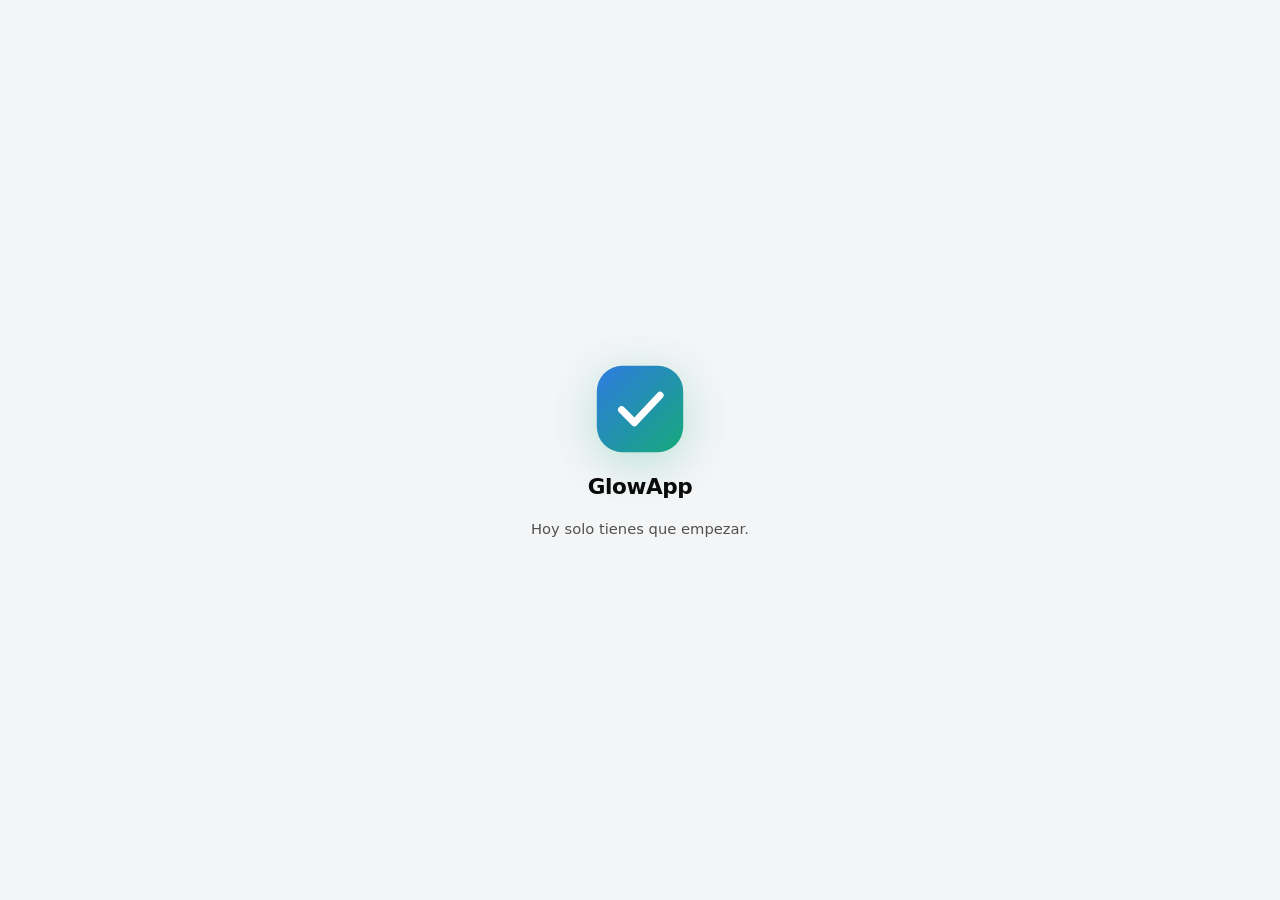
<file: habits/index.html>
<!DOCTYPE html>
<html lang="es" data-theme="dark">
<head>
  <meta charset="UTF-8">
  <!-- Zoom is deliberately off: the Size setting in Ajustes is the one way to
       change how large things are, so gestures cannot leave the app in a state
       the layout was never designed for. -->
  <meta name="viewport" content="width=device-width, initial-scale=1.0, maximum-scale=1, user-scalable=no, viewport-fit=cover">
  <title>GlowApp</title>
  <meta name="description" content="Seguimiento de hábitos, ejercicio y estado de ánimo, sin conexión y sin cuentas.">
  <meta name="theme-color" content="#0D1117">
  <link rel="manifest" href="manifest.webmanifest">
  <link rel="icon" href="icons/favicon-32.png" sizes="32x32">
  <link rel="apple-touch-icon" href="icons/apple-touch-icon.png">
  <meta name="mobile-web-app-capable" content="yes">
  <meta name="apple-mobile-web-app-capable" content="yes">
  <meta name="apple-mobile-web-app-status-bar-style" content="black-translucent">
  <meta name="apple-mobile-web-app-title" content="GlowApp">
  <link rel="stylesheet" href="styles.css?v=2.7">
  <script src="i18n.js?v=2.7"></script>
</head>
<body>
  <!-- Launch screen. The mark draws itself, then a phrase lands under it.
       Removed from the DOM once it has played, so it costs nothing after. -->
  <div class="splash" id="splash">
    <div class="splash-inner">
      <svg class="splash-mark" width="96" height="96" viewBox="0 0 120 120" aria-hidden="true">
        <defs>
          <linearGradient id="splashGrad" x1="0" y1="0" x2="1" y2="1">
            <stop offset="0%" stop-color="#2E7BE0" />
            <stop offset="100%" stop-color="#16A97B" />
          </linearGradient>
        </defs>
        <rect class="splash-tile" x="6" y="6" width="108" height="108" rx="32"
              fill="url(#splashGrad)" />
        <path class="splash-check" d="M37 61 L53 77 L85 43"
              fill="none" stroke="#FFFFFF" stroke-width="9"
              stroke-linecap="round" stroke-linejoin="round" />
      </svg>
      <p class="splash-name">GlowApp</p>
      <p class="splash-phrase" id="splashPhrase"></p>
    </div>
  </div>
  <script>
    /* Chosen here rather than in app.js so the phrase is present the moment the
       splash paints, instead of appearing once the main script has parsed. */
    (function () {
      try {
        document.documentElement.classList.add('is-splashing');
        var saved = JSON.parse(localStorage.getItem('glow.v1') || '{}');
        // Matches defaultState() in app.js: Spanish until told otherwise.
        var lang = saved.lang || 'es';
        I18N.setLang(lang);
        var list = I18N.t('phrases') || [];
        if (!list.length) return;
        var last = parseInt(localStorage.getItem('glow.lastPhrase'), 10);
        var i = Math.floor(Math.random() * list.length);
        if (i === last) i = (i + 1) % list.length;          // never twice running
        localStorage.setItem('glow.lastPhrase', String(i));
        document.getElementById('splashPhrase').textContent = list[i];
      } catch (err) {
        /* No phrase is a fine outcome; the splash still shows the mark. */
      }
    })();
  </script>

  <!-- Starting test. Shown once, on the first launch, and again only if the
       user asks for it from Ajustes. Built in app.js so every string follows
       the language switch. -->
  <div class="onboarding" id="onboarding" hidden>
    <div class="ob-panel" role="dialog" aria-modal="true" aria-labelledby="obHeading">
      <div class="ob-progress" id="obProgress" aria-hidden="true"></div>
      <div class="ob-body" id="obBody"></div>
      <footer class="ob-foot" id="obFoot"></footer>
    </div>
  </div>

  <a class="skip-link" href="#main" data-i18n="skipToContent">Ir al contenido</a>

  <header class="app-bar">
    <div class="app-bar-title">
      <span class="app-mark" aria-hidden="true"></span>
      <h1 id="viewTitle">Hoy</h1>
    </div>
    <div class="app-bar-actions">
      <button type="button" class="icon-btn" id="langToggle" title="Language" aria-label="Language">
        <span id="langToggleLabel">EN</span>
      </button>
      <button type="button" class="icon-btn" id="themeToggle" title="Tema" aria-label="Tema">
        <svg viewBox="0 0 24 24" aria-hidden="true" width="20" height="20"><use href="#i-theme"></use></svg>
      </button>
    </div>
  </header>

  <main id="main">
    <!-- ── TODAY ─────────────────────────────────────────────────────── -->
    <section class="view" id="view-today" aria-labelledby="todayHeading">
      <div class="view-inner">
        <div class="day-strip" id="dayStrip" role="tablist" aria-label="Días"></div>

        <h2 class="sr-only" id="todayHeading" data-i18n="navToday">Hoy</h2>

        <div class="summary-card">
          <div class="summary-ring">
            <svg viewBox="0 0 120 120" width="104" height="104" aria-hidden="true">
              <circle class="ring-track" cx="60" cy="60" r="52" />
              <circle class="ring-value" id="ringValue" cx="60" cy="60" r="52" />
            </svg>
            <div class="summary-ring-label">
              <strong id="summaryPct">0%</strong>
              <span id="summaryCount">0/0</span>
            </div>
          </div>
          <div class="summary-stats">
            <p class="summary-date" id="summaryDate"></p>
            <div class="stat-row">
              <div class="stat-tile">
                <span class="stat-value" id="statStreak">0</span>
                <span class="stat-label" data-i18n="statBestStreak">Mejor racha activa</span>
              </div>
              <div class="stat-tile">
                <span class="stat-value" id="statWeek">0%</span>
                <span class="stat-label" data-i18n="statWeek">Últimos 7 días</span>
              </div>
            </div>
          </div>
        </div>

        <section class="card mood-card" aria-labelledby="moodHeading">
          <div class="card-head">
            <h3 id="moodHeading" data-i18n="moodTitle">¿Cómo te sientes?</h3>
            <span class="card-hint" id="moodHint"></span>
          </div>
          <div class="mood-scale" id="moodScale" role="radiogroup" aria-labelledby="moodHeading"></div>
          <div class="mood-extra" id="moodExtra" hidden>
            <label class="field">
              <span class="field-label" data-i18n="moodEnergy">Energía</span>
              <input type="range" id="moodEnergy" min="1" max="5" step="1" value="3">
              <output id="moodEnergyOut" class="field-hint"></output>
            </label>
            <label class="field">
              <span class="field-label" data-i18n="moodNote">Nota (opcional)</span>
              <textarea id="moodNote" rows="2" maxlength="500" data-i18n-placeholder="moodNotePlaceholder"></textarea>
            </label>
          </div>
        </section>

        <section aria-labelledby="listHeading">
          <div class="section-head">
            <h3 id="listHeading" data-i18n="todaysHabits">Hábitos de hoy</h3>
            <label class="switch-inline">
              <input type="checkbox" id="showAllToggle">
              <span data-i18n="showAll">Ver todos</span>
            </label>
          </div>
          <ul class="habit-list" id="habitList"></ul>
          <div class="empty-state" id="todayEmpty" hidden>
            <p data-i18n="emptyTodayTitle">Nada programado para hoy.</p>
            <button type="button" class="btn btn-primary" data-action="new-habit" data-i18n="addHabit">Nuevo hábito</button>
          </div>
        </section>
      </div>
    </section>

    <!-- ── HABITS ────────────────────────────────────────────────────── -->
    <section class="view" id="view-habits" hidden aria-labelledby="habitsHeading">
      <div class="view-inner">
        <div class="section-head">
          <h2 id="habitsHeading" data-i18n="navHabits">Hábitos</h2>
          <button type="button" class="btn btn-primary btn-sm" data-action="new-habit">
            <span aria-hidden="true">+</span> <span data-i18n="addHabit">Nuevo hábito</span>
          </button>
        </div>
        <ul class="manage-list" id="manageList"></ul>
        <div class="empty-state" id="habitsEmpty" hidden>
          <p data-i18n="emptyHabitsTitle">Todavía no tienes hábitos.</p>
          <p class="muted" data-i18n="emptyHabitsBody">Empieza con uno pequeño: dos minutos de respiración, un vaso de agua, diez flexiones.</p>
          <div class="preset-grid" id="presetGrid"></div>
        </div>
        <details class="archive" id="archiveBlock" hidden>
          <summary data-i18n="archived">Archivados</summary>
          <ul class="manage-list" id="archiveList"></ul>
        </details>
      </div>
    </section>

    <!-- ── PROGRESS ──────────────────────────────────────────────────── -->
    <section class="view" id="view-progress" hidden aria-labelledby="progressHeading">
      <div class="view-inner">
        <h2 id="progressHeading" data-i18n="navProgress">Progreso</h2>

        <div class="filter-row" role="group" aria-labelledby="rangeLabel">
          <span class="sr-only" id="rangeLabel" data-i18n="rangeLabel">Rango de fechas</span>
          <div class="segmented" id="rangeSelect"></div>
        </div>

        <div class="stat-grid" id="progressStats"></div>

        <figure class="card chart-card" id="figMood">
          <figcaption>
            <h3 data-i18n="chartMoodTitle">Ánimo en el tiempo</h3>
            <p class="chart-sub" data-i18n="chartMoodSub">1 = muy mal · 5 = muy bien</p>
          </figcaption>
          <div class="chart-host" id="chartMood"></div>
          <p class="chart-empty" id="chartMoodEmpty" hidden data-i18n="chartNoMood">Registra tu ánimo unos días para ver la tendencia.</p>
        </figure>

        <figure class="card chart-card" id="figRates">
          <figcaption>
            <h3 data-i18n="chartRatesTitle">Cumplimiento por hábito</h3>
            <p class="chart-sub" id="chartRatesSub"></p>
          </figcaption>
          <div class="chart-host" id="chartRates"></div>
          <p class="chart-empty" id="chartRatesEmpty" hidden data-i18n="chartNoData">Sin datos en este rango.</p>
        </figure>

        <figure class="card chart-card" id="figHeat">
          <figcaption>
            <h3 data-i18n="chartHeatTitle">Calendario</h3>
            <label class="field inline">
              <span class="sr-only" data-i18n="chartHeatPick">Elegir hábito</span>
              <select id="heatHabit"></select>
            </label>
          </figcaption>
          <div class="chart-host" id="chartHeat"></div>
        </figure>

        <figure class="card chart-card" id="figCorr">
          <figcaption>
            <h3 data-i18n="chartCorrTitle">Ánimo y hábitos</h3>
            <p class="chart-sub" data-i18n="chartCorrSub">Ánimo medio los días que cumples frente a los que no.</p>
          </figcaption>
          <div class="chart-host" id="chartCorr"></div>
          <p class="chart-empty" id="chartCorrEmpty" hidden data-i18n="chartNoCorr">Hacen falta más días con ánimo y hábitos registrados.</p>
        </figure>

        <details class="card table-card" id="tableCard">
          <summary data-i18n="viewTable">Ver como tabla</summary>
          <div class="table-scroll">
            <table id="dataTable">
              <thead id="dataTableHead"></thead>
              <tbody id="dataTableBody"></tbody>
            </table>
          </div>
        </details>
      </div>
    </section>

    <!-- ── SETTINGS ──────────────────────────────────────────────────── -->
    <section class="view" id="view-settings" hidden aria-labelledby="settingsHeading">
      <div class="view-inner">
        <h2 id="settingsHeading" data-i18n="navSettings">Ajustes</h2>

        <section class="card setting-group" aria-labelledby="setAppearance">
          <h3 id="setAppearance" data-i18n="setAppearance">Apariencia</h3>
          <div class="setting-row">
            <label for="langSelect" data-i18n="setLanguage">Idioma</label>
            <select id="langSelect">
              <option value="es">Español</option>
              <option value="en">English</option>
            </select>
          </div>
          <div class="setting-row">
            <label for="themeSelect" data-i18n="setTheme">Tema</label>
            <select id="themeSelect">
              <option value="system" data-i18n="themeSystem">Sistema</option>
              <option value="dark" data-i18n="themeDark">Oscuro</option>
              <option value="light" data-i18n="themeLight">Claro</option>
            </select>
          </div>
          <div class="setting-row setting-row-stack">
            <label for="layoutSelect" data-i18n="setLayout">Diseño de Hoy</label>
            <div class="segmented segmented-wrap" id="layoutSelect" role="radiogroup" aria-label="Diseño"></div>
          </div>
          <div class="setting-row setting-row-stack">
            <label for="sizeSelect" data-i18n="setSize">Tamaño</label>
            <div class="segmented" id="sizeSelect" role="radiogroup" aria-label="Tamaño"></div>
          </div>
          <div class="setting-row">
            <label for="soundToggle" data-i18n="setSound">Sonidos</label>
            <label class="switch-inline">
              <input type="checkbox" id="soundToggle" checked>
              <span id="soundState"></span>
            </label>
          </div>
          <div class="setting-row">
            <label for="weekStart" data-i18n="setWeekStart">La semana empieza el</label>
            <select id="weekStart">
              <option value="1" data-i18n="dowMon">Lunes</option>
              <option value="0" data-i18n="dowSun">Domingo</option>
            </select>
          </div>
        </section>

        <section class="card setting-group" aria-labelledby="setData">
          <h3 id="setData" data-i18n="setData">Tus datos</h3>
          <p class="muted" data-i18n="dataBlurb">Todo se guarda solo en este navegador. No hay cuentas ni servidores. Exporta de vez en cuando para no perder nada.</p>
          <!-- Shown only inside the APK, where the system backup can copy this
               data to the user's Google account. Saying otherwise would be a lie. -->
          <p class="muted small" id="backupNote" hidden data-i18n="dataBackupNote"></p>
          <div class="button-row">
            <button type="button" class="btn" id="btnRetakeTest" data-i18n="obRetake">Repetir el test inicial</button>
          </div>
          <p class="muted small" data-i18n="obRetakeHint">Vuelve a sugerirte hábitos según tus respuestas.</p>
          <div class="button-row">
            <button type="button" class="btn" id="btnExport" data-i18n="exportData">Exportar JSON</button>
            <button type="button" class="btn" id="btnImport" data-i18n="importData">Importar JSON</button>
            <button type="button" class="btn btn-danger" id="btnReset" data-i18n="resetData">Borrar todo</button>
          </div>
          <input type="file" id="importFile" accept="application/json,.json" hidden>
          <p class="muted small" id="storageInfo"></p>
        </section>

        <section class="card setting-group" aria-labelledby="setApp">
          <h3 id="setApp" data-i18n="setApp">Aplicación</h3>
          <div class="button-row">
            <button type="button" class="btn btn-primary" id="btnInstall" hidden data-i18n="installApp">Instalar app</button>
          </div>
          <p class="muted small" id="installHint"></p>
          <p class="muted small" data-i18n="version">Hábitos v1.0 · offline</p>
        </section>
      </div>
    </section>
  </main>

  <nav class="tab-bar" id="tabBar" aria-label="Secciones">
    <button type="button" class="tab" data-view="today" aria-current="page">
      <svg viewBox="0 0 24 24" aria-hidden="true"><use href="#i-today"></use></svg>
      <span data-i18n="navToday">Hoy</span>
    </button>
    <button type="button" class="tab" data-view="habits">
      <svg viewBox="0 0 24 24" aria-hidden="true"><use href="#i-list"></use></svg>
      <span data-i18n="navHabits">Hábitos</span>
    </button>
    <button type="button" class="tab" data-view="progress">
      <svg viewBox="0 0 24 24" aria-hidden="true"><use href="#i-chart"></use></svg>
      <span data-i18n="navProgress">Progreso</span>
    </button>
    <button type="button" class="tab" data-view="settings">
      <svg viewBox="0 0 24 24" aria-hidden="true"><use href="#i-gear"></use></svg>
      <span data-i18n="navSettings">Ajustes</span>
    </button>
  </nav>

  <!-- ── HABIT EDITOR ────────────────────────────────────────────────── -->
  <dialog class="sheet" id="habitDialog" aria-labelledby="habitDialogTitle">
    <form method="dialog" id="habitForm">
      <header class="sheet-head">
        <h2 id="habitDialogTitle" data-i18n="addHabit">Nuevo hábito</h2>
        <button type="button" class="icon-btn" data-close aria-label="Cerrar">
          <svg viewBox="0 0 24 24" aria-hidden="true" width="20" height="20"><use href="#i-close"></use></svg>
        </button>
      </header>

      <div class="sheet-body">
        <label class="field">
          <span class="field-label" data-i18n="fieldName">Nombre</span>
          <input type="text" id="fName" required maxlength="60" data-i18n-placeholder="fieldNamePlaceholder">
        </label>

        <label class="field">
          <span class="field-label" data-i18n="fieldDescription">Descripción</span>
          <textarea id="fDescription" rows="2" maxlength="160"
                    data-i18n-placeholder="fieldDescriptionPlaceholder"></textarea>
        </label>

        <div class="field">
          <span class="field-label" data-i18n="fieldIcon">Icono</span>
          <div class="emoji-grid" id="emojiGrid" role="radiogroup" aria-label="Icono"></div>
        </div>

        <div class="field">
          <span class="field-label" data-i18n="fieldColor">Color</span>
          <div class="swatch-row" id="colorRow" role="radiogroup" aria-label="Color"></div>
        </div>

        <label class="field">
          <span class="field-label" data-i18n="fieldCategory">Categoría</span>
          <select id="fCategory"></select>
        </label>

        <div class="field">
          <span class="field-label" data-i18n="fieldType">Tipo</span>
          <div class="segmented" id="typeSelect" role="radiogroup" aria-label="Tipo"></div>
        </div>

        <div class="field-pair" id="quantityFields" hidden>
          <label class="field">
            <span class="field-label" data-i18n="fieldTarget">Meta diaria</span>
            <input type="number" id="fTarget" min="1" step="1" value="1" inputmode="numeric">
          </label>
          <label class="field">
            <span class="field-label" data-i18n="fieldUnit">Unidad</span>
            <input type="text" id="fUnit" maxlength="16" data-i18n-placeholder="fieldUnitPlaceholder">
          </label>
        </div>

        <div class="field">
          <span class="field-label" data-i18n="fieldSchedule">Frecuencia</span>
          <div class="segmented" id="scheduleSelect" role="radiogroup" aria-label="Frecuencia"></div>
        </div>

        <div class="field" id="daysField" hidden>
          <span class="field-label" data-i18n="fieldDays">Días</span>
          <div class="dow-row" id="dowRow"></div>
        </div>

        <label class="field" id="timesField" hidden>
          <span class="field-label" data-i18n="fieldTimesPerWeek">Veces por semana</span>
          <input type="number" id="fTimes" min="1" max="7" step="1" value="3" inputmode="numeric">
        </label>

        <!-- Reminders need the Android shell to schedule an alarm, so this is
             revealed only when the native bridge is present. -->
        <label class="field" id="reminderField" hidden>
          <span class="field-label" data-i18n="fieldReminder">Recordatorio</span>
          <input type="time" id="fReminder">
          <span class="field-hint" id="reminderHint"></span>
        </label>

        <p class="form-error" id="formError" hidden role="alert"></p>
      </div>

      <footer class="sheet-foot">
        <button type="button" class="btn btn-danger ghost" id="btnDeleteHabit" hidden data-i18n="delete">Eliminar</button>
        <span class="spacer"></span>
        <button type="button" class="btn" data-close data-i18n="cancel">Cancelar</button>
        <button type="submit" class="btn btn-primary" id="btnSaveHabit" data-i18n="save">Guardar</button>
      </footer>
    </form>
  </dialog>

  <dialog class="sheet confirm" id="confirmDialog" aria-labelledby="confirmTitle">
    <div class="sheet-body">
      <h2 id="confirmTitle"></h2>
      <p id="confirmBody" class="muted"></p>
    </div>
    <footer class="sheet-foot">
      <span class="spacer"></span>
      <button type="button" class="btn" id="confirmCancel" data-i18n="cancel">Cancelar</button>
      <button type="button" class="btn btn-danger" id="confirmOk" data-i18n="confirm">Confirmar</button>
    </footer>
  </dialog>

  <div class="toast" id="toast" role="status" aria-live="polite" hidden></div>

  <!-- Icon sprite -->
  <svg style="display:none" aria-hidden="true">
    <symbol id="i-today" viewBox="0 0 24 24" fill="none" stroke="currentColor" stroke-width="1.8" stroke-linecap="round" stroke-linejoin="round">
      <rect x="3" y="4.5" width="18" height="16" rx="3"/><path d="M8 2.5v4M16 2.5v4M3 9.5h18"/><path d="m8.5 14.5 2.2 2.2 4.3-4.4"/>
    </symbol>
    <symbol id="i-list" viewBox="0 0 24 24" fill="none" stroke="currentColor" stroke-width="1.8" stroke-linecap="round" stroke-linejoin="round">
      <path d="M9 6h11M9 12h11M9 18h11"/><circle cx="4.5" cy="6" r="1.5"/><circle cx="4.5" cy="12" r="1.5"/><circle cx="4.5" cy="18" r="1.5"/>
    </symbol>
    <symbol id="i-chart" viewBox="0 0 24 24" fill="none" stroke="currentColor" stroke-width="1.8" stroke-linecap="round" stroke-linejoin="round">
      <path d="M4 19.5V5"/><path d="M4 19.5h16"/><path d="M7.5 16v-4M12 16V7.5M16.5 16v-6"/>
    </symbol>
    <symbol id="i-gear" viewBox="0 0 24 24" fill="none" stroke="currentColor" stroke-width="1.8" stroke-linecap="round" stroke-linejoin="round">
      <circle cx="12" cy="12" r="3.2"/><path d="M19.4 14.5a1.6 1.6 0 0 0 .3 1.8l.1.1a2 2 0 1 1-2.8 2.8l-.1-.1a1.6 1.6 0 0 0-1.8-.3 1.6 1.6 0 0 0-1 1.5v.2a2 2 0 1 1-4 0v-.1a1.6 1.6 0 0 0-1-1.5 1.6 1.6 0 0 0-1.8.3l-.1.1a2 2 0 1 1-2.8-2.8l.1-.1a1.6 1.6 0 0 0 .3-1.8 1.6 1.6 0 0 0-1.5-1H3a2 2 0 1 1 0-4h.1a1.6 1.6 0 0 0 1.5-1 1.6 1.6 0 0 0-.3-1.8l-.1-.1a2 2 0 1 1 2.8-2.8l.1.1a1.6 1.6 0 0 0 1.8.3H9a1.6 1.6 0 0 0 1-1.5V3a2 2 0 1 1 4 0v.1a1.6 1.6 0 0 0 1 1.5 1.6 1.6 0 0 0 1.8-.3l.1-.1a2 2 0 1 1 2.8 2.8l-.1.1a1.6 1.6 0 0 0-.3 1.8V9a1.6 1.6 0 0 0 1.5 1h.2a2 2 0 1 1 0 4h-.1a1.6 1.6 0 0 0-1.5 1z"/>
    </symbol>
    <symbol id="i-theme" viewBox="0 0 24 24" fill="none" stroke="currentColor" stroke-width="1.8" stroke-linecap="round" stroke-linejoin="round">
      <path d="M20.5 14.2A8.5 8.5 0 1 1 9.8 3.5a6.8 6.8 0 0 0 10.7 10.7z"/>
    </symbol>
    <symbol id="i-close" viewBox="0 0 24 24" fill="none" stroke="currentColor" stroke-width="1.8" stroke-linecap="round">
      <path d="M6 6l12 12M18 6 6 18"/>
    </symbol>
    <symbol id="i-flame" viewBox="0 0 24 24" fill="currentColor">
      <path d="M12.7 2.1c.2 2.4-.8 3.7-2 4.9-1.3 1.4-2.8 2.8-2.8 5.6a6.1 6.1 0 0 0 12.2 0c0-3.6-2.4-5.6-4-7.4-.3 1-.9 1.7-1.7 2.2.3-2-.3-3.9-1.7-5.3zM12 13c1.2.9 1.9 1.9 1.9 3a1.9 1.9 0 1 1-3.8 0c0-1.1.7-2.1 1.9-3z"/>
    </symbol>
    <symbol id="i-edit" viewBox="0 0 24 24" fill="none" stroke="currentColor" stroke-width="1.8" stroke-linecap="round" stroke-linejoin="round">
      <path d="M4 20h4L19 9a2.8 2.8 0 0 0-4-4L4 16z"/>
    </symbol>
    <symbol id="i-archive" viewBox="0 0 24 24" fill="none" stroke="currentColor" stroke-width="1.8" stroke-linecap="round" stroke-linejoin="round">
      <rect x="3" y="4" width="18" height="4" rx="1.2"/><path d="M5 8v10a2 2 0 0 0 2 2h10a2 2 0 0 0 2-2V8M10 12h4"/>
    </symbol>
    <symbol id="i-chevron" viewBox="0 0 24 24" fill="none" stroke="currentColor"
            stroke-width="2.2" stroke-linecap="round" stroke-linejoin="round">
      <path d="m6 9 6 6 6-6"/>
    </symbol>
    <symbol id="i-grip" viewBox="0 0 24 24" fill="currentColor">
      <circle cx="9" cy="6" r="1.6"/><circle cx="15" cy="6" r="1.6"/>
      <circle cx="9" cy="12" r="1.6"/><circle cx="15" cy="12" r="1.6"/>
      <circle cx="9" cy="18" r="1.6"/><circle cx="15" cy="18" r="1.6"/>
    </symbol>
    <symbol id="i-restore" viewBox="0 0 24 24" fill="none" stroke="currentColor" stroke-width="1.8" stroke-linecap="round" stroke-linejoin="round">
      <path d="M4 10a8 8 0 1 1 1.2 5"/><path d="M4 4.5V10h5.5"/>
    </symbol>
  </svg>

  <script src="sounds.js?v=2.7"></script>
  <script src="charts.js?v=2.7"></script>
  <script src="app.js?v=2.7"></script>
</body>
</html>
</file>
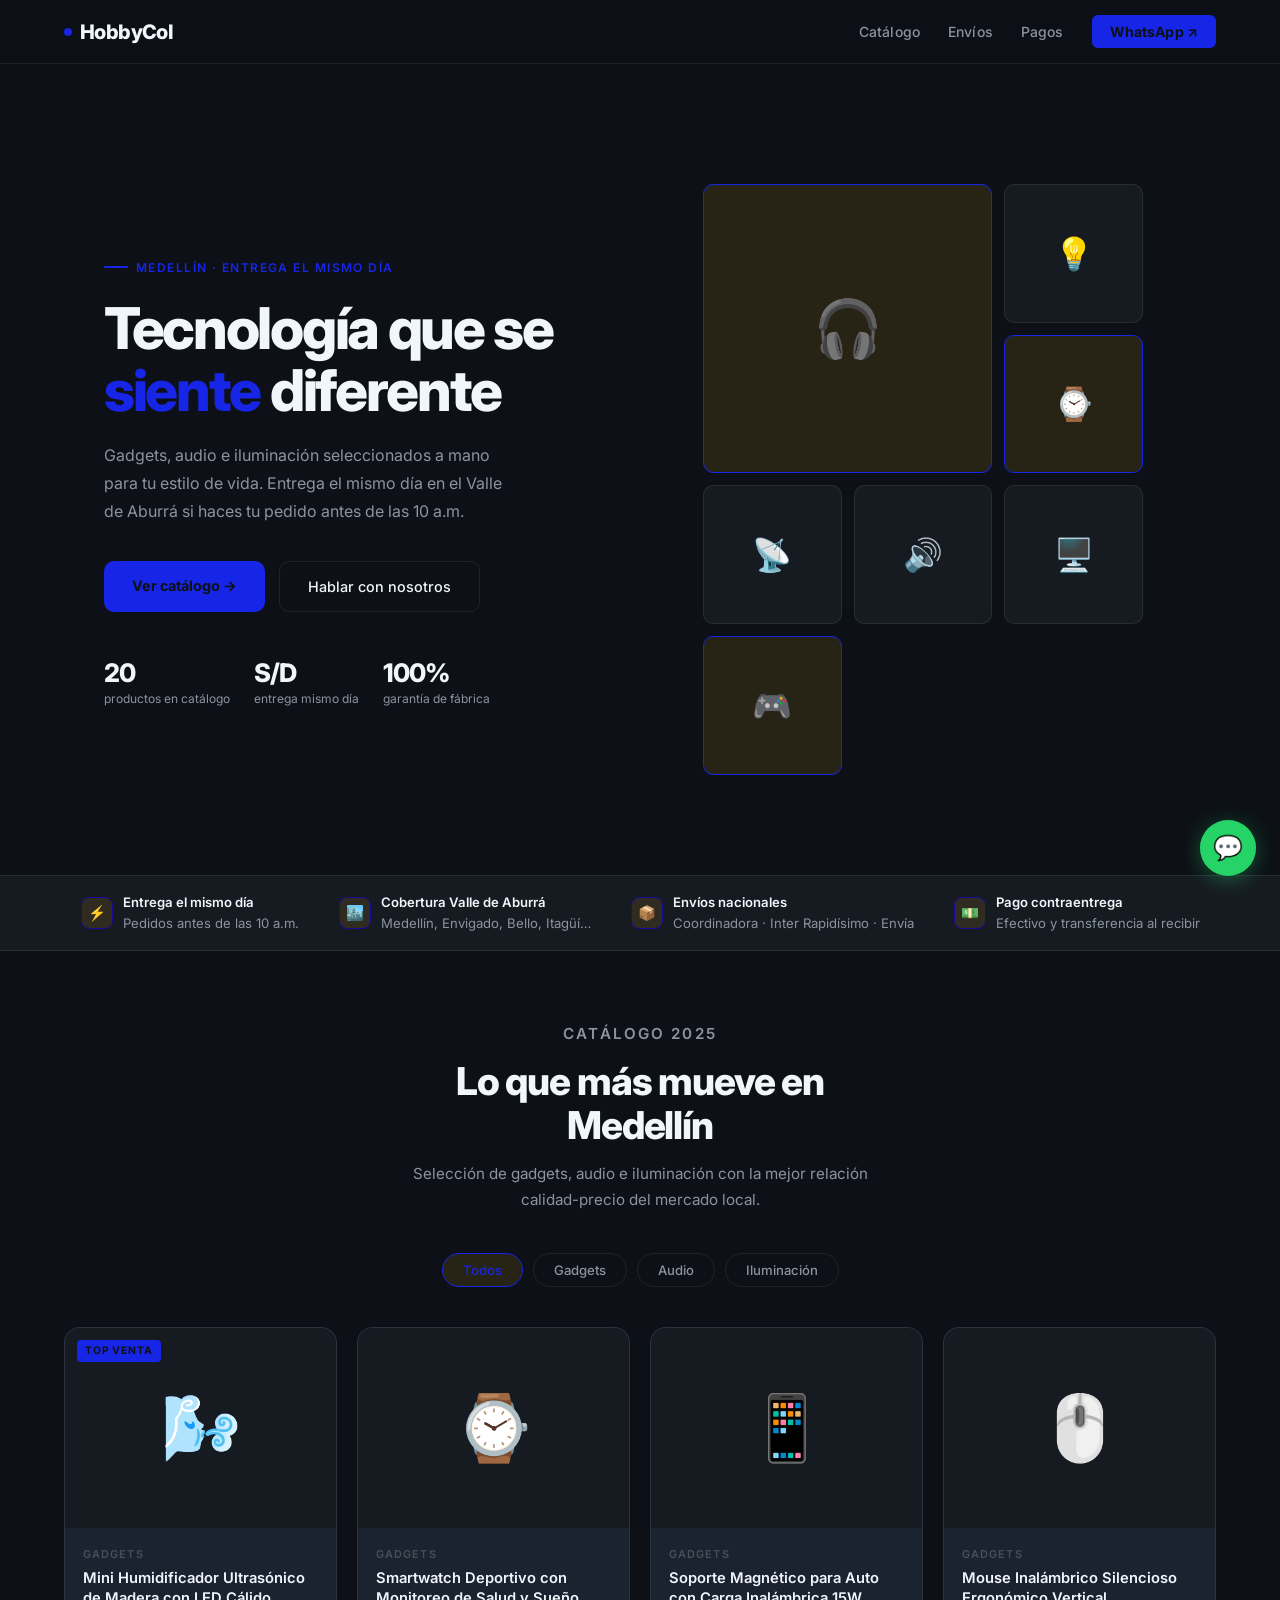
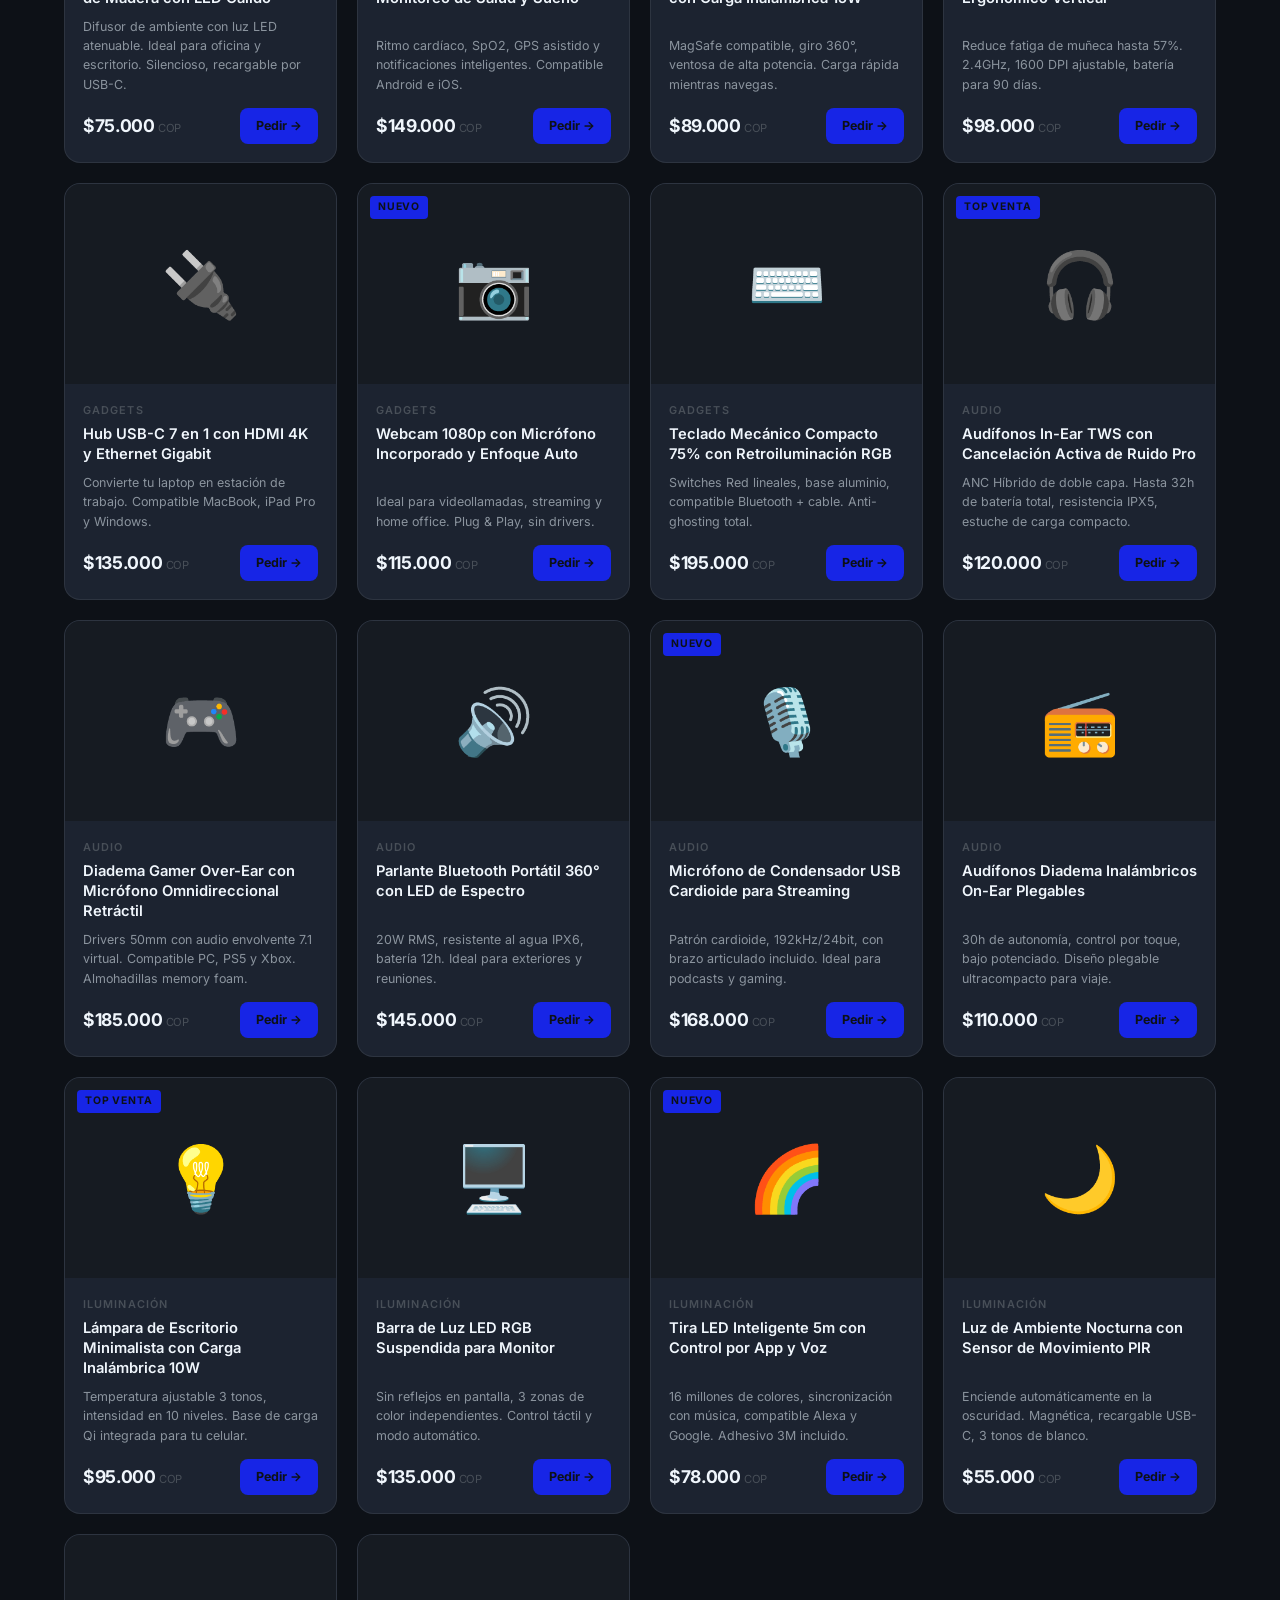
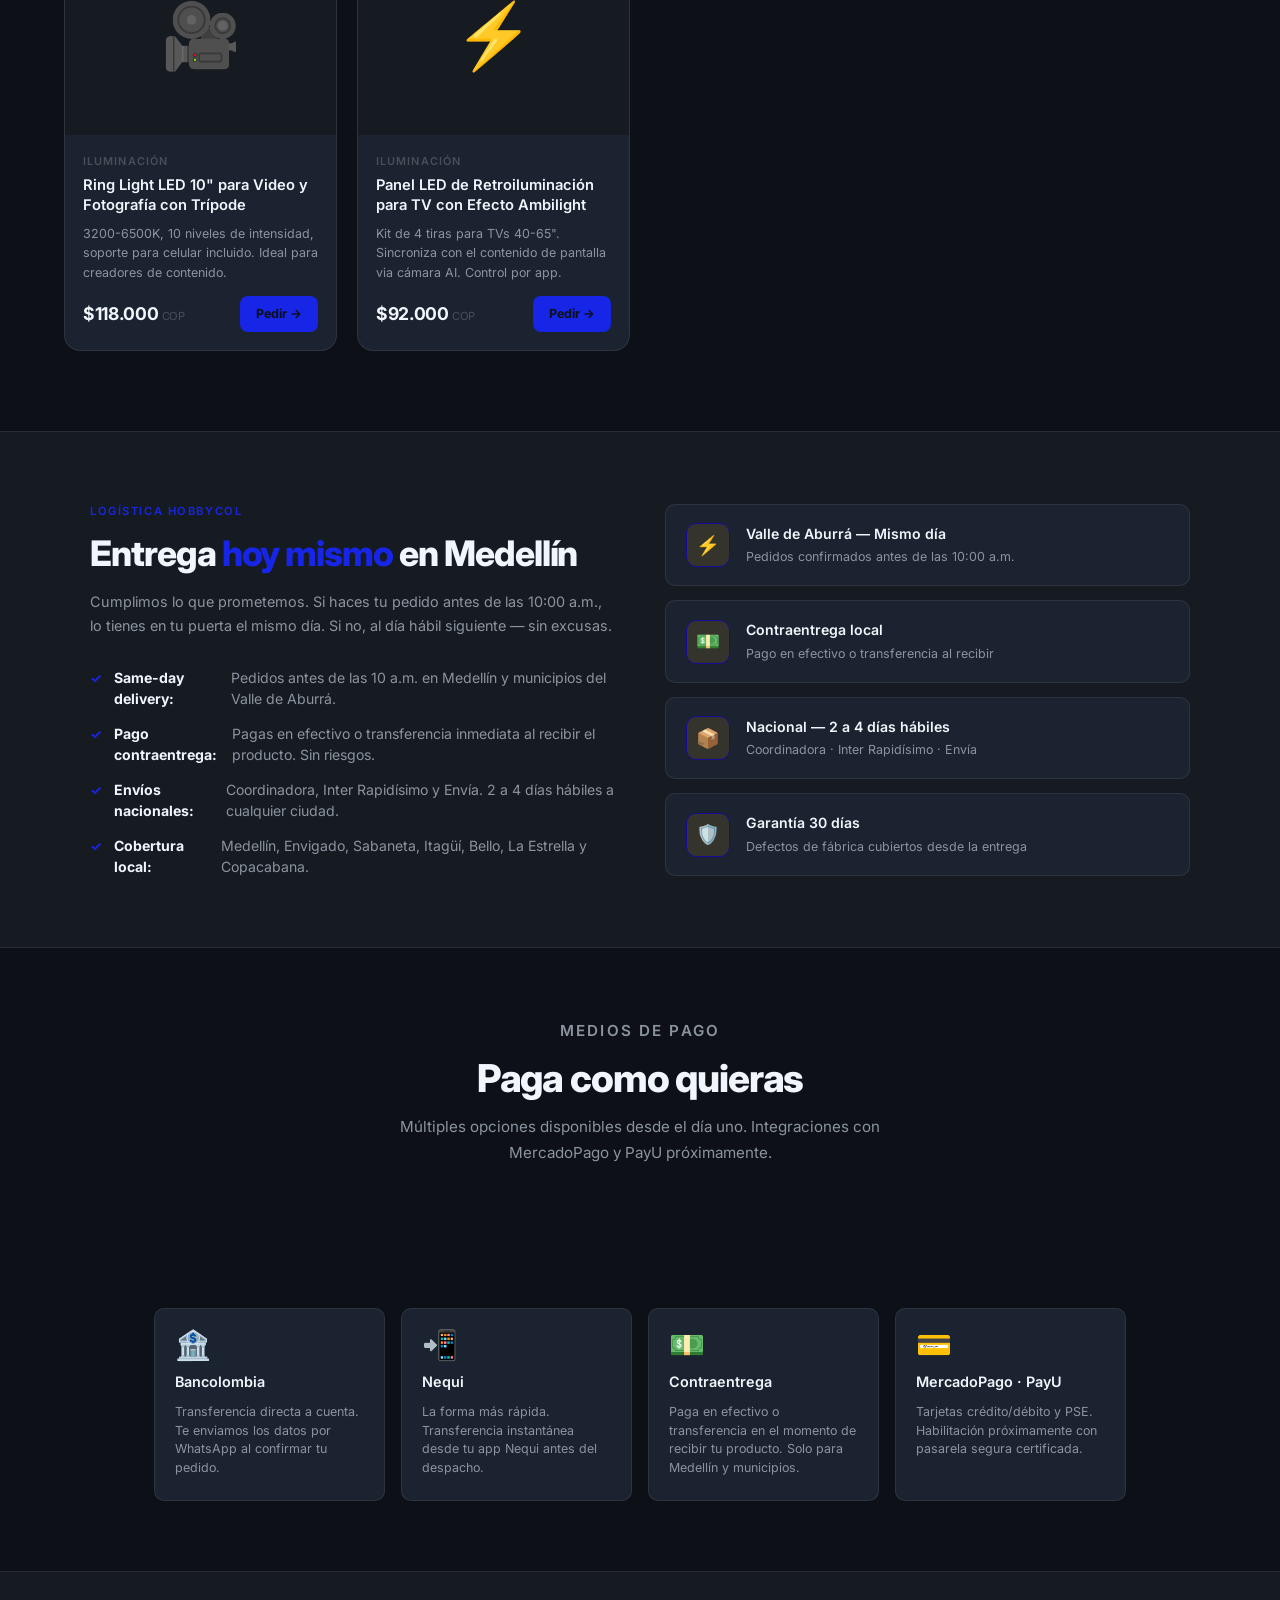
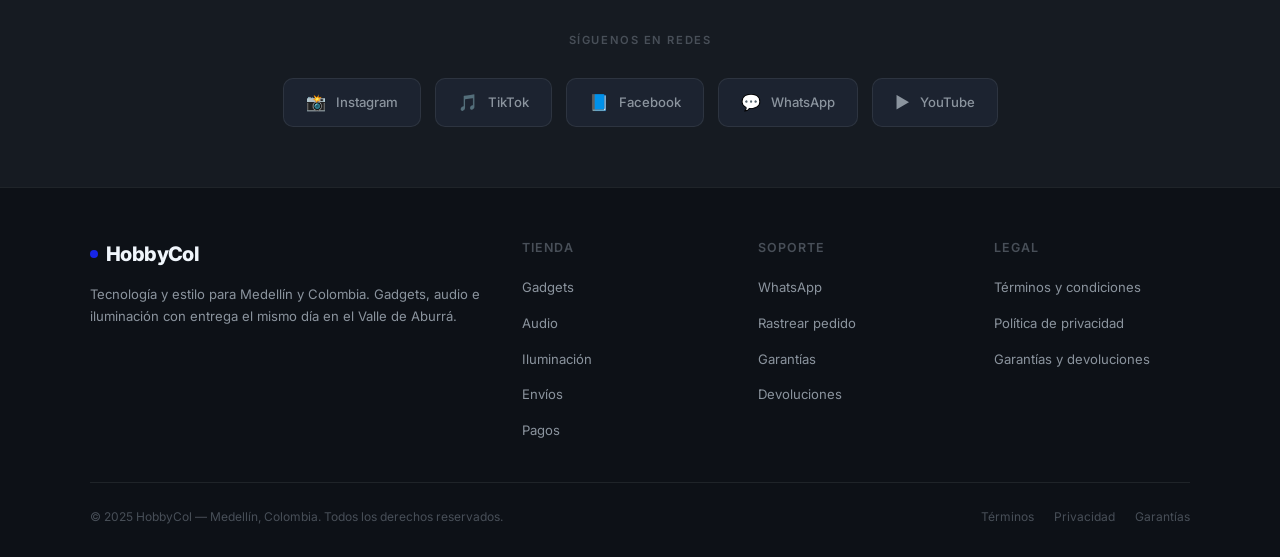
<file: HobbyCol_index.html>
<!DOCTYPE html>
<html lang="es">
<head>
  <meta charset="UTF-8">
  <meta name="viewport" content="width=device-width, initial-scale=1.0">
  <title>HobbyCol | Tecnología y Estilo — Medellín</title>
  <link rel="preconnect" href="https://fonts.googleapis.com">
  <link rel="preconnect" href="https://fonts.gstatic.com" crossorigin>
  <link href="https://fonts.googleapis.com/css2?family=Inter:wght@300;400;500;600;700;800&display=swap" rel="stylesheet">
  <style>
    :root {
      --bg: #0D1117;
      --bg-surface: #161B22;
      --bg-card: #1C2330;
      --text-primary: #F0F6FC;
      --text-secondary: #8B949E;
      --text-muted: #484F58;
      --amber: #1725e6;
      --amber-dim: #180a9a;
      --amber-glow: rgba(230, 168, 23, 0.12);
      --navy: #1A3A6E;
      --navy-light: #2155A3;
      --whatsapp: #25D366;
      --border: rgba(240, 246, 252, 0.08);
      --border-hover: rgba(230, 168, 23, 0.4);
      --radius: 10px;
      --radius-lg: 16px;
    }

    *, *::before, *::after { box-sizing: border-box; margin: 0; padding: 0; }

    html { scroll-behavior: smooth; }

    body {
      font-family: 'Inter', -apple-system, sans-serif;
      background: var(--bg);
      color: var(--text-primary);
      line-height: 1.6;
      overflow-x: hidden;
    }

    /* ── NAVBAR ── */
    .navbar {
      position: sticky;
      top: 0;
      z-index: 100;
      background: rgba(13, 17, 23, 0.88);
      backdrop-filter: blur(16px);
      -webkit-backdrop-filter: blur(16px);
      border-bottom: 1px solid var(--border);
      padding: 0 5%;
      display: flex;
      align-items: center;
      justify-content: space-between;
      height: 64px;
    }

    .logo {
      font-size: 1.25rem;
      font-weight: 800;
      letter-spacing: -0.03em;
      color: var(--text-primary);
      text-decoration: none;
      display: flex;
      align-items: center;
      gap: 8px;
    }

    .logo-dot {
      width: 8px;
      height: 8px;
      background: var(--amber);
      border-radius: 50%;
      animation: pulse 2.4s ease-in-out infinite;
    }

    @keyframes pulse {
      0%, 100% { opacity: 1; transform: scale(1); }
      50% { opacity: 0.5; transform: scale(0.85); }
    }

    .nav-links {
      display: flex;
      align-items: center;
      gap: 28px;
      list-style: none;
    }

    .nav-links a {
      color: var(--text-secondary);
      text-decoration: none;
      font-size: 0.875rem;
      font-weight: 500;
      letter-spacing: 0.01em;
      transition: color 0.2s;
    }

    .nav-links a:hover { color: var(--text-primary); }

    .nav-cta {
      background: var(--amber) !important;
      color: #0D1117 !important;
      padding: 8px 18px;
      border-radius: 6px;
      font-weight: 700 !important;
      transition: opacity 0.2s !important;
    }

    .nav-cta:hover { opacity: 0.88 !important; }

    .hamburger {
      display: none;
      flex-direction: column;
      gap: 5px;
      cursor: pointer;
      padding: 4px;
      background: none;
      border: none;
    }

    .hamburger span {
      display: block;
      width: 22px;
      height: 2px;
      background: var(--text-primary);
      border-radius: 2px;
      transition: all 0.3s;
    }

    /* ── HERO ── */
    .hero {
      padding: 100px 5% 80px;
      display: grid;
      grid-template-columns: 1fr 1fr;
      gap: 60px;
      align-items: center;
      max-width: 1200px;
      margin: 0 auto;
    }

    .hero-eyebrow {
      display: inline-flex;
      align-items: center;
      gap: 8px;
      font-size: 0.75rem;
      font-weight: 600;
      letter-spacing: 0.12em;
      text-transform: uppercase;
      color: var(--amber);
      margin-bottom: 20px;
    }

    .hero-eyebrow::before {
      content: '';
      display: block;
      width: 24px;
      height: 2px;
      background: var(--amber);
      border-radius: 2px;
    }

    .hero h1 {
      font-size: clamp(2.2rem, 4.5vw, 3.6rem);
      font-weight: 800;
      line-height: 1.08;
      letter-spacing: -0.04em;
      margin-bottom: 20px;
      color: var(--text-primary);
    }

    .hero h1 em {
      font-style: normal;
      color: var(--amber);
    }

    .hero-desc {
      font-size: 1rem;
      color: var(--text-secondary);
      line-height: 1.75;
      margin-bottom: 36px;
      max-width: 420px;
    }

    .hero-actions {
      display: flex;
      gap: 14px;
      flex-wrap: wrap;
    }

    .btn-primary {
      background: var(--amber);
      color: #0D1117;
      padding: 13px 28px;
      border-radius: var(--radius);
      font-weight: 700;
      font-size: 0.9rem;
      text-decoration: none;
      transition: opacity 0.2s, transform 0.15s;
      display: inline-block;
    }

    .btn-primary:hover { opacity: 0.9; transform: translateY(-1px); }

    .btn-secondary {
      background: transparent;
      color: var(--text-primary);
      padding: 13px 28px;
      border-radius: var(--radius);
      font-weight: 500;
      font-size: 0.9rem;
      text-decoration: none;
      border: 1px solid var(--border);
      transition: border-color 0.2s, background 0.2s;
      display: inline-block;
    }

    .btn-secondary:hover {
      border-color: var(--border-hover);
      background: var(--amber-glow);
    }

    .hero-badges {
      display: flex;
      gap: 24px;
      margin-top: 48px;
    }

    .hero-badge {
      display: flex;
      flex-direction: column;
    }

    .hero-badge-num {
      font-size: 1.6rem;
      font-weight: 800;
      letter-spacing: -0.04em;
      color: var(--text-primary);
      line-height: 1;
    }

    .hero-badge-label {
      font-size: 0.75rem;
      color: var(--text-secondary);
      margin-top: 3px;
    }

    .hero-visual {
      position: relative;
      display: flex;
      align-items: center;
      justify-content: center;
      padding: 20px;
    }

    .hero-grid-art {
      width: 100%;
      max-width: 440px;
      aspect-ratio: 1;
      display: grid;
      grid-template-columns: repeat(3, 1fr);
      gap: 12px;
    }

    .art-cell {
      border-radius: var(--radius);
      border: 1px solid var(--border);
      background: var(--bg-surface);
      transition: border-color 0.4s, background 0.4s;
      display: flex;
      align-items: center;
      justify-content: center;
      font-size: 2rem;
      aspect-ratio: 1;
      cursor: default;
    }

    .art-cell.lit {
      border-color: var(--amber);
      background: var(--amber-glow);
    }

    .art-cell.featured {
      grid-column: span 2;
      grid-row: span 2;
      font-size: 3.5rem;
      aspect-ratio: auto;
    }

    /* ── DELIVERY STRIP ── */
    .delivery-strip {
      background: var(--bg-surface);
      border-top: 1px solid var(--border);
      border-bottom: 1px solid var(--border);
      padding: 16px 5%;
      display: flex;
      align-items: center;
      justify-content: center;
      gap: 40px;
      flex-wrap: wrap;
    }

    .strip-item {
      display: flex;
      align-items: center;
      gap: 10px;
      font-size: 0.82rem;
      color: var(--text-secondary);
    }

    .strip-icon {
      width: 32px;
      height: 32px;
      background: var(--amber-glow);
      border: 1px solid var(--amber-dim);
      border-radius: 8px;
      display: flex;
      align-items: center;
      justify-content: center;
      font-size: 0.9rem;
      flex-shrink: 0;
    }

    .strip-item strong { color: var(--text-primary); font-weight: 600; }

    /* ── SECTION HEADER ── */
    .section-header {
      text-align: center;
      padding: 70px 5% 40px;
      max-width: 640px;
      margin: 0 auto;
    }

    .section-eyebrow {
      font-size: 0.7rem;
      font-weight: 600;
      letter-spacing: 0.14em;
      text-transform: uppercase;
      color: var(--amber);
      margin-bottom: 12px;
    }

    .section-header h2 {
      font-size: clamp(1.6rem, 3vw, 2.4rem);
      font-weight: 800;
      letter-spacing: -0.03em;
      line-height: 1.15;
      color: var(--text-primary);
      margin-bottom: 14px;
    }

    .section-header p {
      font-size: 0.95rem;
      color: var(--text-secondary);
      line-height: 1.7;
    }

    /* ── CATEGORIES ── */
    .categories-wrap {
      padding: 0 5% 16px;
      max-width: 1200px;
      margin: 0 auto;
      display: flex;
      gap: 10px;
      flex-wrap: wrap;
      justify-content: center;
    }

    .cat-btn {
      padding: 8px 20px;
      border-radius: 100px;
      border: 1px solid var(--border);
      background: transparent;
      color: var(--text-secondary);
      font-size: 0.82rem;
      font-weight: 500;
      cursor: pointer;
      transition: all 0.2s;
      font-family: inherit;
    }

    .cat-btn:hover, .cat-btn.active {
      border-color: var(--amber);
      color: var(--amber);
      background: var(--amber-glow);
    }

    /* ── PRODUCTS GRID ── */
    .products-section { padding: 0 5% 80px; }

    .products-grid {
      max-width: 1200px;
      margin: 24px auto 0;
      display: grid;
      grid-template-columns: repeat(auto-fill, minmax(260px, 1fr));
      gap: 20px;
    }

    .product-card {
      background: var(--bg-card);
      border-radius: var(--radius-lg);
      border: 1px solid var(--border);
      overflow: hidden;
      transition: border-color 0.25s, transform 0.2s;
      cursor: pointer;
      display: flex;
      flex-direction: column;
    }

    .product-card:hover {
      border-color: var(--amber);
      transform: translateY(-3px);
    }

    .product-img {
      background: var(--bg-surface);
      height: 200px;
      display: flex;
      align-items: center;
      justify-content: center;
      font-size: 4rem;
      position: relative;
      overflow: hidden;
    }

    .product-img::after {
      content: '';
      position: absolute;
      bottom: 0;
      left: 0;
      right: 0;
      height: 3px;
      background: var(--amber);
      transform: scaleX(0);
      transform-origin: left;
      transition: transform 0.3s ease;
    }

    .product-card:hover .product-img::after {
      transform: scaleX(1);
    }

    .product-badge {
      position: absolute;
      top: 12px;
      left: 12px;
      background: var(--amber);
      color: #0D1117;
      font-size: 0.65rem;
      font-weight: 700;
      letter-spacing: 0.08em;
      text-transform: uppercase;
      padding: 3px 8px;
      border-radius: 4px;
    }

    .product-body {
      padding: 18px;
      flex: 1;
      display: flex;
      flex-direction: column;
    }

    .product-cat {
      font-size: 0.68rem;
      font-weight: 600;
      letter-spacing: 0.1em;
      text-transform: uppercase;
      color: var(--text-muted);
      margin-bottom: 6px;
    }

    .product-name {
      font-size: 0.92rem;
      font-weight: 600;
      color: var(--text-primary);
      line-height: 1.35;
      margin-bottom: 8px;
      flex: 1;
    }

    .product-desc {
      font-size: 0.78rem;
      color: var(--text-secondary);
      line-height: 1.55;
      margin-bottom: 14px;
    }

    .product-footer {
      display: flex;
      align-items: center;
      justify-content: space-between;
    }

    .product-price {
      font-size: 1.1rem;
      font-weight: 700;
      color: var(--text-primary);
      letter-spacing: -0.02em;
    }

    .product-price span {
      font-size: 0.7rem;
      color: var(--text-muted);
      font-weight: 400;
    }

    .btn-comprar {
      background: var(--amber);
      color: #0D1117;
      border: none;
      padding: 8px 16px;
      border-radius: 8px;
      font-size: 0.78rem;
      font-weight: 700;
      cursor: pointer;
      font-family: inherit;
      transition: opacity 0.2s;
      text-decoration: none;
    }

    .btn-comprar:hover { opacity: 0.85; }

    /* ── ENVIOS SECTION ── */
    .envios-section {
      background: var(--bg-surface);
      border-top: 1px solid var(--border);
      border-bottom: 1px solid var(--border);
      padding: 70px 5%;
    }

    .envios-grid {
      max-width: 1100px;
      margin: 0 auto;
      display: grid;
      grid-template-columns: 1fr 1fr;
      gap: 50px;
      align-items: center;
    }

    .envios-content h2 {
      font-size: clamp(1.6rem, 2.8vw, 2.2rem);
      font-weight: 800;
      letter-spacing: -0.03em;
      line-height: 1.15;
      color: var(--text-primary);
      margin-bottom: 16px;
    }

    .envios-content h2 em {
      font-style: normal;
      color: var(--amber);
    }

    .envios-content p {
      font-size: 0.9rem;
      color: var(--text-secondary);
      line-height: 1.7;
      margin-bottom: 28px;
    }

    .envios-list {
      list-style: none;
      display: flex;
      flex-direction: column;
      gap: 14px;
    }

    .envios-list li {
      display: flex;
      align-items: flex-start;
      gap: 12px;
      font-size: 0.88rem;
      color: var(--text-secondary);
      line-height: 1.5;
    }

    .envios-list li::before {
      content: '✓';
      color: var(--amber);
      font-weight: 700;
      font-size: 0.85rem;
      margin-top: 1px;
      flex-shrink: 0;
    }

    .envios-list li strong { color: var(--text-primary); }

    .envios-visual {
      display: flex;
      flex-direction: column;
      gap: 14px;
    }

    .envio-card {
      background: var(--bg-card);
      border: 1px solid var(--border);
      border-radius: var(--radius);
      padding: 18px 20px;
      display: flex;
      align-items: center;
      gap: 16px;
    }

    .envio-icon {
      width: 44px;
      height: 44px;
      background: var(--amber-glow);
      border: 1px solid var(--amber-dim);
      border-radius: 10px;
      display: flex;
      align-items: center;
      justify-content: center;
      font-size: 1.2rem;
      flex-shrink: 0;
    }

    .envio-text-title {
      font-size: 0.88rem;
      font-weight: 600;
      color: var(--text-primary);
    }

    .envio-text-sub {
      font-size: 0.78rem;
      color: var(--text-secondary);
      margin-top: 2px;
    }

    /* ── PAGOS ── */
    .pagos-section { padding: 70px 5%; max-width: 1100px; margin: 0 auto; }

    .pagos-grid {
      display: grid;
      grid-template-columns: repeat(auto-fit, minmax(200px, 1fr));
      gap: 16px;
      margin-top: 32px;
    }

    .pago-card {
      background: var(--bg-card);
      border: 1px solid var(--border);
      border-radius: var(--radius);
      padding: 22px 20px;
      display: flex;
      flex-direction: column;
      gap: 10px;
      transition: border-color 0.2s;
    }

    .pago-card:hover { border-color: var(--border-hover); }

    .pago-icon {
      font-size: 1.8rem;
      line-height: 1;
    }

    .pago-name {
      font-size: 0.9rem;
      font-weight: 600;
      color: var(--text-primary);
    }

    .pago-desc {
      font-size: 0.78rem;
      color: var(--text-secondary);
      line-height: 1.5;
    }

    /* ── SOCIAL / REDES ── */
    .redes-section {
      background: var(--bg-surface);
      border-top: 1px solid var(--border);
      padding: 60px 5%;
      text-align: center;
    }

    .redes-title {
      font-size: 0.7rem;
      font-weight: 600;
      letter-spacing: 0.14em;
      text-transform: uppercase;
      color: var(--text-muted);
      margin-bottom: 28px;
    }

    .redes-bar {
      display: flex;
      gap: 14px;
      justify-content: center;
      flex-wrap: wrap;
    }

    .red-btn {
      display: flex;
      align-items: center;
      gap: 10px;
      padding: 11px 22px;
      border-radius: var(--radius);
      border: 1px solid var(--border);
      background: var(--bg-card);
      color: var(--text-secondary);
      font-size: 0.82rem;
      font-weight: 500;
      text-decoration: none;
      transition: all 0.2s;
      font-family: inherit;
      cursor: pointer;
    }

    .red-btn:hover {
      border-color: var(--border-hover);
      color: var(--text-primary);
      background: var(--amber-glow);
    }

    .red-btn .red-icon { font-size: 1rem; }

    /* ── FOOTER / LEGAL ── */
    .footer {
      background: var(--bg);
      border-top: 1px solid var(--border);
      padding: 50px 5% 30px;
    }

    .footer-grid {
      max-width: 1100px;
      margin: 0 auto;
      display: grid;
      grid-template-columns: 2fr 1fr 1fr 1fr;
      gap: 40px;
      padding-bottom: 40px;
      border-bottom: 1px solid var(--border);
    }

    .footer-brand p {
      font-size: 0.82rem;
      color: var(--text-secondary);
      line-height: 1.65;
      margin-top: 14px;
    }

    .footer-col h4 {
      font-size: 0.78rem;
      font-weight: 600;
      letter-spacing: 0.08em;
      text-transform: uppercase;
      color: var(--text-muted);
      margin-bottom: 16px;
    }

    .footer-col ul {
      list-style: none;
      display: flex;
      flex-direction: column;
      gap: 10px;
    }

    .footer-col ul a {
      font-size: 0.82rem;
      color: var(--text-secondary);
      text-decoration: none;
      transition: color 0.2s;
    }

    .footer-col ul a:hover { color: var(--text-primary); }

    .footer-bottom {
      max-width: 1100px;
      margin: 24px auto 0;
      display: flex;
      align-items: center;
      justify-content: space-between;
      flex-wrap: wrap;
      gap: 12px;
    }

    .footer-bottom p {
      font-size: 0.75rem;
      color: var(--text-muted);
    }

    .footer-legal-links {
      display: flex;
      gap: 20px;
    }

    .footer-legal-links a {
      font-size: 0.75rem;
      color: var(--text-muted);
      text-decoration: none;
      transition: color 0.2s;
    }

    .footer-legal-links a:hover { color: var(--amber); }

    /* ── WHATSAPP FLOAT ── */
    .whatsapp-float {
      position: fixed;
      bottom: 24px;
      right: 24px;
      width: 56px;
      height: 56px;
      background: var(--whatsapp);
      border-radius: 50%;
      display: flex;
      align-items: center;
      justify-content: center;
      box-shadow: 0 4px 20px rgba(37, 211, 102, 0.35);
      z-index: 200;
      text-decoration: none;
      font-size: 1.5rem;
      transition: transform 0.2s, box-shadow 0.2s;
    }

    .whatsapp-float:hover {
      transform: scale(1.1);
      box-shadow: 0 6px 28px rgba(37, 211, 102, 0.5);
    }

    .whatsapp-pulse {
      position: fixed;
      bottom: 24px;
      right: 24px;
      width: 56px;
      height: 56px;
      background: rgba(37, 211, 102, 0.3);
      border-radius: 50%;
      z-index: 199;
      animation: wpulse 2s ease-out infinite;
    }

    @keyframes wpulse {
      0% { transform: scale(1); opacity: 0.7; }
      100% { transform: scale(1.9); opacity: 0; }
    }

    /* ── MODALES LEGALES ── */
    .modal-overlay {
      display: none;
      position: fixed;
      inset: 0;
      background: rgba(0,0,0,0.75);
      z-index: 300;
      align-items: center;
      justify-content: center;
      padding: 20px;
    }

    .modal-overlay.open { display: flex; }

    .modal {
      background: var(--bg-surface);
      border: 1px solid var(--border);
      border-radius: var(--radius-lg);
      max-width: 700px;
      width: 100%;
      max-height: 80vh;
      overflow: hidden;
      display: flex;
      flex-direction: column;
    }

    .modal-header {
      padding: 22px 26px 16px;
      border-bottom: 1px solid var(--border);
      display: flex;
      align-items: center;
      justify-content: space-between;
    }

    .modal-header h3 {
      font-size: 1rem;
      font-weight: 700;
      color: var(--text-primary);
    }

    .modal-close {
      background: none;
      border: none;
      color: var(--text-secondary);
      cursor: pointer;
      font-size: 1.3rem;
      line-height: 1;
      padding: 4px;
      transition: color 0.2s;
    }

    .modal-close:hover { color: var(--text-primary); }

    .modal-body {
      padding: 22px 26px;
      overflow-y: auto;
      flex: 1;
    }

    .modal-body h4 {
      font-size: 0.85rem;
      font-weight: 700;
      color: var(--amber);
      margin: 18px 0 8px;
      text-transform: uppercase;
      letter-spacing: 0.06em;
    }

    .modal-body h4:first-child { margin-top: 0; }

    .modal-body p {
      font-size: 0.84rem;
      color: var(--text-secondary);
      line-height: 1.7;
      margin-bottom: 10px;
    }

    /* ── RESPONSIVE ── */
    @media (max-width: 768px) {
      .nav-links { display: none; }
      .hamburger { display: flex; }

      .nav-links.mobile-open {
        display: flex;
        flex-direction: column;
        position: fixed;
        top: 64px;
        left: 0;
        right: 0;
        background: var(--bg-surface);
        border-bottom: 1px solid var(--border);
        padding: 20px 5%;
        gap: 18px;
      }

      .hero {
        grid-template-columns: 1fr;
        padding: 60px 5% 50px;
        gap: 40px;
      }

      .hero-visual { display: none; }

      .hero-badges { gap: 16px; }

      .envios-grid { grid-template-columns: 1fr; }

      .footer-grid { grid-template-columns: 1fr 1fr; }

      .delivery-strip { gap: 20px; }
    }

    @media (max-width: 520px) {
      .footer-grid { grid-template-columns: 1fr; }
      .footer-bottom { flex-direction: column; align-items: flex-start; }
    }

    /* ── HIDDEN products filter ── */
    .product-card[data-cat].hidden { display: none; }

    /* scrollbar */
    .modal-body::-webkit-scrollbar { width: 4px; }
    .modal-body::-webkit-scrollbar-track { background: transparent; }
    .modal-body::-webkit-scrollbar-thumb { background: var(--border); border-radius: 4px; }
  </style>
</head>
<body>

<!-- NAVBAR -->
<nav class="navbar">
  <a href="#" class="logo">
    <span class="logo-dot"></span>
    HobbyCol
  </a>
  <ul class="nav-links" id="navLinks">
    <li><a href="#catalogo">Catálogo</a></li>
    <li><a href="#envios">Envíos</a></li>
    <li><a href="#pagos">Pagos</a></li>
    <li><a href="https://wa.me/573000000000?text=Hola%20HobbyCol%2C%20quiero%20más%20información" target="_blank" class="nav-cta">WhatsApp ↗</a></li>
  </ul>
  <button class="hamburger" onclick="toggleMenu()" aria-label="Menú">
    <span></span><span></span><span></span>
  </button>
</nav>

<!-- HERO -->
<section class="hero">
  <div class="hero-text">
    <p class="hero-eyebrow">Medellín · Entrega el mismo día</p>
    <h1>Tecnología que se <em>siente</em> diferente</h1>
    <p class="hero-desc">Gadgets, audio e iluminación seleccionados a mano para tu estilo de vida. Entrega el mismo día en el Valle de Aburrá si haces tu pedido antes de las 10 a.m.</p>
    <div class="hero-actions">
      <a href="#catalogo" class="btn-primary">Ver catálogo →</a>
      <a href="https://wa.me/573000000000?text=Hola%20HobbyCol%2C%20quiero%20más%20información" target="_blank" class="btn-secondary">Hablar con nosotros</a>
    </div>
    <div class="hero-badges">
      <div class="hero-badge">
        <span class="hero-badge-num">20</span>
        <span class="hero-badge-label">productos en catálogo</span>
      </div>
      <div class="hero-badge">
        <span class="hero-badge-num">S/D</span>
        <span class="hero-badge-label">entrega mismo día</span>
      </div>
      <div class="hero-badge">
        <span class="hero-badge-num">100%</span>
        <span class="hero-badge-label">garantía de fábrica</span>
      </div>
    </div>
  </div>
  <div class="hero-visual">
    <div class="hero-grid-art" id="artGrid">
      <div class="art-cell featured lit" data-art="featured">🎧</div>
      <div class="art-cell" data-art="1">💡</div>
      <div class="art-cell" data-art="2">⌚</div>
      <div class="art-cell lit" data-art="3">📡</div>
      <div class="art-cell" data-art="4">🔊</div>
      <div class="art-cell" data-art="5">🖥️</div>
      <div class="art-cell lit" data-art="6">🎮</div>
    </div>
  </div>
</section>

<!-- DELIVERY STRIP -->
<div class="delivery-strip">
  <div class="strip-item">
    <div class="strip-icon">⚡</div>
    <div><strong>Entrega el mismo día</strong><br>Pedidos antes de las 10 a.m.</div>
  </div>
  <div class="strip-item">
    <div class="strip-icon">🏙️</div>
    <div><strong>Cobertura Valle de Aburrá</strong><br>Medellín, Envigado, Bello, Itagüí…</div>
  </div>
  <div class="strip-item">
    <div class="strip-icon">📦</div>
    <div><strong>Envíos nacionales</strong><br>Coordinadora · Inter Rapidísimo · Envía</div>
  </div>
  <div class="strip-item">
    <div class="strip-icon">💵</div>
    <div><strong>Pago contraentrega</strong><br>Efectivo y transferencia al recibir</div>
  </div>
</div>

<!-- CATALOGO -->
<div class="section-header" id="catalogo">
  <p class="section-eyebrow">Catálogo 2025</p>
  <h2>Lo que más mueve en Medellín</h2>
  <p>Selección de gadgets, audio e iluminación con la mejor relación calidad-precio del mercado local.</p>
</div>

<div class="categories-wrap">
  <button class="cat-btn active" onclick="filterCat('all', this)">Todos</button>
  <button class="cat-btn" onclick="filterCat('gadget', this)">Gadgets</button>
  <button class="cat-btn" onclick="filterCat('audio', this)">Audio</button>
  <button class="cat-btn" onclick="filterCat('iluminacion', this)">Iluminación</button>
</div>

<section class="products-section">
  <div class="products-grid" id="productsGrid">

    <!-- GADGETS -->
    <div class="product-card" data-cat="gadget">
      <div class="product-img">🌬️<div class="product-badge">Top venta</div></div>
      <div class="product-body">
        <p class="product-cat">Gadgets</p>
        <p class="product-name">Mini Humidificador Ultrasónico de Madera con LED Cálido</p>
        <p class="product-desc">Difusor de ambiente con luz LED atenuable. Ideal para oficina y escritorio. Silencioso, recargable por USB-C.</p>
        <div class="product-footer">
          <div class="product-price">$75.000 <span>COP</span></div>
          <a href="https://wa.me/573000000000?text=Hola%2C%20quiero%20el%20Humidificador%20Mini%20Ultrasónico" target="_blank" class="btn-comprar">Pedir →</a>
        </div>
      </div>
    </div>

    <div class="product-card" data-cat="gadget">
      <div class="product-img">⌚</div>
      <div class="product-body">
        <p class="product-cat">Gadgets</p>
        <p class="product-name">Smartwatch Deportivo con Monitoreo de Salud y Sueño</p>
        <p class="product-desc">Ritmo cardíaco, SpO2, GPS asistido y notificaciones inteligentes. Compatible Android e iOS.</p>
        <div class="product-footer">
          <div class="product-price">$149.000 <span>COP</span></div>
          <a href="https://wa.me/573000000000?text=Hola%2C%20quiero%20el%20Smartwatch%20Deportivo" target="_blank" class="btn-comprar">Pedir →</a>
        </div>
      </div>
    </div>

    <div class="product-card" data-cat="gadget">
      <div class="product-img">📱</div>
      <div class="product-body">
        <p class="product-cat">Gadgets</p>
        <p class="product-name">Soporte Magnético para Auto con Carga Inalámbrica 15W</p>
        <p class="product-desc">MagSafe compatible, giro 360°, ventosa de alta potencia. Carga rápida mientras navegas.</p>
        <div class="product-footer">
          <div class="product-price">$89.000 <span>COP</span></div>
          <a href="https://wa.me/573000000000?text=Hola%2C%20quiero%20el%20Soporte%20Magnético%20para%20Auto" target="_blank" class="btn-comprar">Pedir →</a>
        </div>
      </div>
    </div>

    <div class="product-card" data-cat="gadget">
      <div class="product-img">🖱️</div>
      <div class="product-body">
        <p class="product-cat">Gadgets</p>
        <p class="product-name">Mouse Inalámbrico Silencioso Ergonómico Vertical</p>
        <p class="product-desc">Reduce fatiga de muñeca hasta 57%. 2.4GHz, 1600 DPI ajustable, batería para 90 días.</p>
        <div class="product-footer">
          <div class="product-price">$98.000 <span>COP</span></div>
          <a href="https://wa.me/573000000000?text=Hola%2C%20quiero%20el%20Mouse%20Vertical%20Silencioso" target="_blank" class="btn-comprar">Pedir →</a>
        </div>
      </div>
    </div>

    <div class="product-card" data-cat="gadget">
      <div class="product-img">🔌</div>
      <div class="product-body">
        <p class="product-cat">Gadgets</p>
        <p class="product-name">Hub USB-C 7 en 1 con HDMI 4K y Ethernet Gigabit</p>
        <p class="product-desc">Convierte tu laptop en estación de trabajo. Compatible MacBook, iPad Pro y Windows.</p>
        <div class="product-footer">
          <div class="product-price">$135.000 <span>COP</span></div>
          <a href="https://wa.me/573000000000?text=Hola%2C%20quiero%20el%20Hub%20USB-C%207%20en%201" target="_blank" class="btn-comprar">Pedir →</a>
        </div>
      </div>
    </div>

    <div class="product-card" data-cat="gadget">
      <div class="product-img">📷<div class="product-badge">Nuevo</div></div>
      <div class="product-body">
        <p class="product-cat">Gadgets</p>
        <p class="product-name">Webcam 1080p con Micrófono Incorporado y Enfoque Auto</p>
        <p class="product-desc">Ideal para videollamadas, streaming y home office. Plug & Play, sin drivers.</p>
        <div class="product-footer">
          <div class="product-price">$115.000 <span>COP</span></div>
          <a href="https://wa.me/573000000000?text=Hola%2C%20quiero%20la%20Webcam%201080p" target="_blank" class="btn-comprar">Pedir →</a>
        </div>
      </div>
    </div>

    <div class="product-card" data-cat="gadget">
      <div class="product-img">⌨️</div>
      <div class="product-body">
        <p class="product-cat">Gadgets</p>
        <p class="product-name">Teclado Mecánico Compacto 75% con Retroiluminación RGB</p>
        <p class="product-desc">Switches Red lineales, base aluminio, compatible Bluetooth + cable. Anti-ghosting total.</p>
        <div class="product-footer">
          <div class="product-price">$195.000 <span>COP</span></div>
          <a href="https://wa.me/573000000000?text=Hola%2C%20quiero%20el%20Teclado%20Mecánico%2075%25" target="_blank" class="btn-comprar">Pedir →</a>
        </div>
      </div>
    </div>

    <!-- AUDIO -->
    <div class="product-card" data-cat="audio">
      <div class="product-img">🎧<div class="product-badge">Top venta</div></div>
      <div class="product-body">
        <p class="product-cat">Audio</p>
        <p class="product-name">Audífonos In-Ear TWS con Cancelación Activa de Ruido Pro</p>
        <p class="product-desc">ANC Híbrido de doble capa. Hasta 32h de batería total, resistencia IPX5, estuche de carga compacto.</p>
        <div class="product-footer">
          <div class="product-price">$120.000 <span>COP</span></div>
          <a href="https://wa.me/573000000000?text=Hola%2C%20quiero%20los%20Audífonos%20In-Ear%20ANC%20Pro" target="_blank" class="btn-comprar">Pedir →</a>
        </div>
      </div>
    </div>

    <div class="product-card" data-cat="audio">
      <div class="product-img">🎮</div>
      <div class="product-body">
        <p class="product-cat">Audio</p>
        <p class="product-name">Diadema Gamer Over-Ear con Micrófono Omnidireccional Retráctil</p>
        <p class="product-desc">Drivers 50mm con audio envolvente 7.1 virtual. Compatible PC, PS5 y Xbox. Almohadillas memory foam.</p>
        <div class="product-footer">
          <div class="product-price">$185.000 <span>COP</span></div>
          <a href="https://wa.me/573000000000?text=Hola%2C%20quiero%20la%20Diadema%20Gamer%20Over-Ear" target="_blank" class="btn-comprar">Pedir →</a>
        </div>
      </div>
    </div>

    <div class="product-card" data-cat="audio">
      <div class="product-img">🔊</div>
      <div class="product-body">
        <p class="product-cat">Audio</p>
        <p class="product-name">Parlante Bluetooth Portátil 360° con LED de Espectro</p>
        <p class="product-desc">20W RMS, resistente al agua IPX6, batería 12h. Ideal para exteriores y reuniones.</p>
        <div class="product-footer">
          <div class="product-price">$145.000 <span>COP</span></div>
          <a href="https://wa.me/573000000000?text=Hola%2C%20quiero%20el%20Parlante%20Bluetooth%20360" target="_blank" class="btn-comprar">Pedir →</a>
        </div>
      </div>
    </div>

    <div class="product-card" data-cat="audio">
      <div class="product-img">🎙️<div class="product-badge">Nuevo</div></div>
      <div class="product-body">
        <p class="product-cat">Audio</p>
        <p class="product-name">Micrófono de Condensador USB Cardioide para Streaming</p>
        <p class="product-desc">Patrón cardioide, 192kHz/24bit, con brazo articulado incluido. Ideal para podcasts y gaming.</p>
        <div class="product-footer">
          <div class="product-price">$168.000 <span>COP</span></div>
          <a href="https://wa.me/573000000000?text=Hola%2C%20quiero%20el%20Micrófono%20USB%20para%20Streaming" target="_blank" class="btn-comprar">Pedir →</a>
        </div>
      </div>
    </div>

    <div class="product-card" data-cat="audio">
      <div class="product-img">📻</div>
      <div class="product-body">
        <p class="product-cat">Audio</p>
        <p class="product-name">Audífonos Diadema Inalámbricos On-Ear Plegables</p>
        <p class="product-desc">30h de autonomía, control por toque, bajo potenciado. Diseño plegable ultracompacto para viaje.</p>
        <div class="product-footer">
          <div class="product-price">$110.000 <span>COP</span></div>
          <a href="https://wa.me/573000000000?text=Hola%2C%20quiero%20los%20Audífonos%20Diadema%20Plegables" target="_blank" class="btn-comprar">Pedir →</a>
        </div>
      </div>
    </div>

    <!-- ILUMINACION -->
    <div class="product-card" data-cat="iluminacion">
      <div class="product-img">💡<div class="product-badge">Top venta</div></div>
      <div class="product-body">
        <p class="product-cat">Iluminación</p>
        <p class="product-name">Lámpara de Escritorio Minimalista con Carga Inalámbrica 10W</p>
        <p class="product-desc">Temperatura ajustable 3 tonos, intensidad en 10 niveles. Base de carga Qi integrada para tu celular.</p>
        <div class="product-footer">
          <div class="product-price">$95.000 <span>COP</span></div>
          <a href="https://wa.me/573000000000?text=Hola%2C%20quiero%20la%20Lámpara%20de%20Escritorio%20con%20carga" target="_blank" class="btn-comprar">Pedir →</a>
        </div>
      </div>
    </div>

    <div class="product-card" data-cat="iluminacion">
      <div class="product-img">🖥️</div>
      <div class="product-body">
        <p class="product-cat">Iluminación</p>
        <p class="product-name">Barra de Luz LED RGB Suspendida para Monitor</p>
        <p class="product-desc">Sin reflejos en pantalla, 3 zonas de color independientes. Control táctil y modo automático.</p>
        <div class="product-footer">
          <div class="product-price">$135.000 <span>COP</span></div>
          <a href="https://wa.me/573000000000?text=Hola%2C%20quiero%20la%20Barra%20LED%20RGB%20para%20Monitor" target="_blank" class="btn-comprar">Pedir →</a>
        </div>
      </div>
    </div>

    <div class="product-card" data-cat="iluminacion">
      <div class="product-img">🌈<div class="product-badge">Nuevo</div></div>
      <div class="product-body">
        <p class="product-cat">Iluminación</p>
        <p class="product-name">Tira LED Inteligente 5m con Control por App y Voz</p>
        <p class="product-desc">16 millones de colores, sincronización con música, compatible Alexa y Google. Adhesivo 3M incluido.</p>
        <div class="product-footer">
          <div class="product-price">$78.000 <span>COP</span></div>
          <a href="https://wa.me/573000000000?text=Hola%2C%20quiero%20la%20Tira%20LED%20Inteligente%205m" target="_blank" class="btn-comprar">Pedir →</a>
        </div>
      </div>
    </div>

    <div class="product-card" data-cat="iluminacion">
      <div class="product-img">🌙</div>
      <div class="product-body">
        <p class="product-cat">Iluminación</p>
        <p class="product-name">Luz de Ambiente Nocturna con Sensor de Movimiento PIR</p>
        <p class="product-desc">Enciende automáticamente en la oscuridad. Magnética, recargable USB-C, 3 tonos de blanco.</p>
        <div class="product-footer">
          <div class="product-price">$55.000 <span>COP</span></div>
          <a href="https://wa.me/573000000000?text=Hola%2C%20quiero%20la%20Luz%20de%20Ambiente%20con%20Sensor" target="_blank" class="btn-comprar">Pedir →</a>
        </div>
      </div>
    </div>

    <div class="product-card" data-cat="iluminacion">
      <div class="product-img">🎥</div>
      <div class="product-body">
        <p class="product-cat">Iluminación</p>
        <p class="product-name">Ring Light LED 10" para Video y Fotografía con Trípode</p>
        <p class="product-desc">3200-6500K, 10 niveles de intensidad, soporte para celular incluido. Ideal para creadores de contenido.</p>
        <div class="product-footer">
          <div class="product-price">$118.000 <span>COP</span></div>
          <a href="https://wa.me/573000000000?text=Hola%2C%20quiero%20el%20Ring%20Light%2010%22%20con%20Trípode" target="_blank" class="btn-comprar">Pedir →</a>
        </div>
      </div>
    </div>

    <div class="product-card" data-cat="iluminacion">
      <div class="product-img">⚡</div>
      <div class="product-body">
        <p class="product-cat">Iluminación</p>
        <p class="product-name">Panel LED de Retroiluminación para TV con Efecto Ambilight</p>
        <p class="product-desc">Kit de 4 tiras para TVs 40-65". Sincroniza con el contenido de pantalla via cámara AI. Control por app.</p>
        <div class="product-footer">
          <div class="product-price">$92.000 <span>COP</span></div>
          <a href="https://wa.me/573000000000?text=Hola%2C%20quiero%20el%20Panel%20LED%20Ambilight%20para%20TV" target="_blank" class="btn-comprar">Pedir →</a>
        </div>
      </div>
    </div>

  </div>
</section>

<!-- ENVIOS -->
<section class="envios-section" id="envios">
  <div class="envios-grid">
    <div class="envios-content">
      <p class="section-eyebrow" style="font-size:0.7rem;font-weight:600;letter-spacing:0.14em;text-transform:uppercase;color:var(--amber);margin-bottom:12px;">Logística HobbyCol</p>
      <h2>Entrega <em>hoy mismo</em> en Medellín</h2>
      <p>Cumplimos lo que prometemos. Si haces tu pedido antes de las 10:00 a.m., lo tienes en tu puerta el mismo día. Si no, al día hábil siguiente — sin excusas.</p>
      <ul class="envios-list">
        <li><strong>Same-day delivery:</strong> Pedidos antes de las 10 a.m. en Medellín y municipios del Valle de Aburrá.</li>
        <li><strong>Pago contraentrega:</strong> Pagas en efectivo o transferencia inmediata al recibir el producto. Sin riesgos.</li>
        <li><strong>Envíos nacionales:</strong> Coordinadora, Inter Rapidísimo y Envía. 2 a 4 días hábiles a cualquier ciudad.</li>
        <li><strong>Cobertura local:</strong> Medellín, Envigado, Sabaneta, Itagüí, Bello, La Estrella y Copacabana.</li>
      </ul>
    </div>
    <div class="envios-visual">
      <div class="envio-card">
        <div class="envio-icon">⚡</div>
        <div>
          <p class="envio-text-title">Valle de Aburrá — Mismo día</p>
          <p class="envio-text-sub">Pedidos confirmados antes de las 10:00 a.m.</p>
        </div>
      </div>
      <div class="envio-card">
        <div class="envio-icon">💵</div>
        <div>
          <p class="envio-text-title">Contraentrega local</p>
          <p class="envio-text-sub">Pago en efectivo o transferencia al recibir</p>
        </div>
      </div>
      <div class="envio-card">
        <div class="envio-icon">📦</div>
        <div>
          <p class="envio-text-title">Nacional — 2 a 4 días hábiles</p>
          <p class="envio-text-sub">Coordinadora · Inter Rapidísimo · Envía</p>
        </div>
      </div>
      <div class="envio-card">
        <div class="envio-icon">🛡️</div>
        <div>
          <p class="envio-text-title">Garantía 30 días</p>
          <p class="envio-text-sub">Defectos de fábrica cubiertos desde la entrega</p>
        </div>
      </div>
    </div>
  </div>
</section>

<!-- PAGOS -->
<section id="pagos">
  <div class="section-header">
    <p class="section-eyebrow">Medios de pago</p>
    <h2>Paga como quieras</h2>
    <p>Múltiples opciones disponibles desde el día uno. Integraciones con MercadoPago y PayU próximamente.</p>
  </div>
  <div class="pagos-section">
    <div class="pagos-grid">
      <div class="pago-card">
        <div class="pago-icon">🏦</div>
        <p class="pago-name">Bancolombia</p>
        <p class="pago-desc">Transferencia directa a cuenta. Te enviamos los datos por WhatsApp al confirmar tu pedido.</p>
      </div>
      <div class="pago-card">
        <div class="pago-icon">📲</div>
        <p class="pago-name">Nequi</p>
        <p class="pago-desc">La forma más rápida. Transferencia instantánea desde tu app Nequi antes del despacho.</p>
      </div>
      <div class="pago-card">
        <div class="pago-icon">💵</div>
        <p class="pago-name">Contraentrega</p>
        <p class="pago-desc">Paga en efectivo o transferencia en el momento de recibir tu producto. Solo para Medellín y municipios.</p>
      </div>
      <div class="pago-card">
        <div class="pago-icon">💳</div>
        <p class="pago-name">MercadoPago · PayU</p>
        <p class="pago-desc">Tarjetas crédito/débito y PSE. Habilitación próximamente con pasarela segura certificada.</p>
      </div>
    </div>
  </div>
</section>

<!-- REDES SOCIALES -->
<section class="redes-section">
  <p class="redes-title">Síguenos en redes</p>
  <div class="redes-bar">
    <a href="#" class="red-btn" target="_blank">
      <span class="red-icon">📸</span> Instagram
    </a>
    <a href="#" class="red-btn" target="_blank">
      <span class="red-icon">🎵</span> TikTok
    </a>
    <a href="#" class="red-btn" target="_blank">
      <span class="red-icon">📘</span> Facebook
    </a>
    <a href="https://wa.me/573000000000" class="red-btn" target="_blank">
      <span class="red-icon">💬</span> WhatsApp
    </a>
    <a href="#" class="red-btn" target="_blank">
      <span class="red-icon">▶️</span> YouTube
    </a>
  </div>
</section>

<!-- FOOTER -->
<footer class="footer">
  <div class="footer-grid">
    <div class="footer-brand">
      <a href="#" class="logo">
        <span class="logo-dot"></span> HobbyCol
      </a>
      <p>Tecnología y estilo para Medellín y Colombia. Gadgets, audio e iluminación con entrega el mismo día en el Valle de Aburrá.</p>
    </div>
    <div class="footer-col">
      <h4>Tienda</h4>
      <ul>
        <li><a href="#catalogo">Gadgets</a></li>
        <li><a href="#catalogo">Audio</a></li>
        <li><a href="#catalogo">Iluminación</a></li>
        <li><a href="#envios">Envíos</a></li>
        <li><a href="#pagos">Pagos</a></li>
      </ul>
    </div>
    <div class="footer-col">
      <h4>Soporte</h4>
      <ul>
        <li><a href="https://wa.me/573000000000" target="_blank">WhatsApp</a></li>
        <li><a href="#envios">Rastrear pedido</a></li>
        <li><a href="#" onclick="openModal('modal-garantias')">Garantías</a></li>
        <li><a href="#" onclick="openModal('modal-garantias')">Devoluciones</a></li>
      </ul>
    </div>
    <div class="footer-col">
      <h4>Legal</h4>
      <ul>
        <li><a href="#" onclick="openModal('modal-tyc')">Términos y condiciones</a></li>
        <li><a href="#" onclick="openModal('modal-privacidad')">Política de privacidad</a></li>
        <li><a href="#" onclick="openModal('modal-garantias')">Garantías y devoluciones</a></li>
      </ul>
    </div>
  </div>
  <div class="footer-bottom">
    <p>© 2025 HobbyCol — Medellín, Colombia. Todos los derechos reservados.</p>
    <div class="footer-legal-links">
      <a href="#" onclick="openModal('modal-tyc')">Términos</a>
      <a href="#" onclick="openModal('modal-privacidad')">Privacidad</a>
      <a href="#" onclick="openModal('modal-garantias')">Garantías</a>
    </div>
  </div>
</footer>

<!-- WHATSAPP FLOAT -->
<div class="whatsapp-pulse"></div>
<a href="https://wa.me/573000000000?text=Hola%20HobbyCol%2C%20quiero%20más%20información" class="whatsapp-float" target="_blank" aria-label="Contactar por WhatsApp">💬</a>

<!-- MODALES LEGALES -->

<!-- T&C -->
<div class="modal-overlay" id="modal-tyc">
  <div class="modal">
    <div class="modal-header">
      <h3>Términos y Condiciones de Uso</h3>
      <button class="modal-close" onclick="closeModal('modal-tyc')">✕</button>
    </div>
    <div class="modal-body">
      <h4>1. Objeto y ámbito de aplicación</h4>
      <p>Los presentes Términos y Condiciones regulan las transacciones comerciales realizadas en el sitio web de HobbyCol, e-commerce domiciliado y operado en la ciudad de Medellín, Colombia. Al acceder y realizar una compra en este portal, el usuario acepta de manera inequívoca las condiciones aquí estipuladas, de conformidad con la normativa colombiana vigente.</p>

      <h4>2. Formalización de la compra y precios</h4>
      <p>Todos los precios publicados están expresados en Pesos Colombianos (COP) e incluyen IVA cuando aplique. HobbyCol se reserva el derecho de modificar precios e inventario sin previo aviso. La compra se consolida una vez el pago sea confirmado o, en la modalidad contraentrega, cuando se valide la dirección de entrega y sea aceptada por nuestro equipo logístico.</p>
      <p>Los pedidos están sujetos a disponibilidad de inventario. En caso de no disponibilidad del producto pagado, HobbyCol realizará el reembolso total dentro de los 5 días hábiles siguientes o gestionará un cambio de producto de igual o mayor valor, a elección del cliente.</p>

      <h4>3. Logística de entrega</h4>
      <p>Para el Valle de Aburrá (Medellín, Envigado, Sabaneta, Itagüí, Bello, La Estrella, Copacabana), el beneficio de entrega el mismo día aplica exclusivamente para órdenes validadas antes de las 10:00 a.m. de lunes a sábado. Los pedidos confirmados después de ese horario se despacharán el siguiente día hábil.</p>
      <p>El cliente se compromete a suministrar datos de entrega exactos y a garantizar que una persona apta y mayor de edad reciba el pedido. Ante fallas de entrega contraentrega por causas imputables al cliente (ausencia, dirección incorrecta, rechazo injustificado), HobbyCol se reserva el derecho de cobrar los costos logísticos generados y podrá restringir futuros despachos bajo esa modalidad.</p>

      <h4>4. Responsabilidad y limitaciones</h4>
      <p>HobbyCol no se responsabiliza por daños derivados del mal uso de los productos, modificaciones realizadas por el usuario, o circunstancias de fuerza mayor que impidan la entrega en los plazos estipulados (bloqueos viales, desastres naturales, paros cívicos). En estos casos se informará oportunamente al cliente y se coordinará una nueva fecha de entrega.</p>

      <h4>5. Modificaciones a los términos</h4>
      <p>HobbyCol se reserva el derecho de actualizar estos Términos y Condiciones en cualquier momento. Los cambios serán publicados en esta misma página con indicación de la fecha de actualización. El uso continuado del sitio web posterior a la publicación de cambios implica la aceptación de los nuevos términos.</p>
    </div>
  </div>
</div>

<!-- PRIVACIDAD -->
<div class="modal-overlay" id="modal-privacidad">
  <div class="modal">
    <div class="modal-header">
      <h3>Política de Privacidad y Tratamiento de Datos</h3>
      <button class="modal-close" onclick="closeModal('modal-privacidad')">✕</button>
    </div>
    <div class="modal-body">
      <h4>Marco legal aplicable</h4>
      <p>En cumplimiento de la Ley 1581 de 2012 (Régimen General de Protección de Datos Personales en Colombia) y el Decreto Reglamentario 1377 de 2013, HobbyCol actúa como Responsable del Tratamiento de los datos personales de sus clientes.</p>

      <h4>1. Datos recolectados</h4>
      <p>HobbyCol recolecta únicamente los datos estrictamente necesarios para la operación comercial: nombre completo, número de identificación, dirección de domicilio, número de celular y, cuando aplique, correo electrónico. No recolectamos datos financieros sensibles (contraseñas bancarias, números completos de tarjetas).</p>

      <h4>2. Finalidad del tratamiento</h4>
      <p>Los datos recolectados se utilizan exclusivamente para: (a) coordinar la entrega de los productos con mensajeros locales y transportadoras nacionales; (b) proveer soporte posventa a través de WhatsApp; (c) enviar confirmaciones de pedido y comprobantes de pago; (d) contactar al cliente ante novedades en su pedido. No vendemos, alquilamos ni compartimos tu información con terceros con fines publicitarios.</p>

      <h4>3. Derechos del titular — Habeas Data</h4>
      <p>En tu calidad de titular de la información, tienes derecho a conocer, actualizar, rectificar o solicitar la supresión de tus datos personales de nuestra base de datos en cualquier momento. Para ejercer estos derechos, comunícate directamente con nosotros por WhatsApp o al correo de atención habilitado en la web. HobbyCol dará respuesta a tu solicitud dentro de los 15 días hábiles siguientes a su recepción, conforme lo dispone la Ley 1581 de 2012.</p>

      <h4>4. Almacenamiento y seguridad</h4>
      <p>La información de clientes se almacena en sistemas protegidos con acceso restringido y se conserva durante el tiempo necesario para la prestación del servicio y el cumplimiento de obligaciones legales. Transcurrido ese tiempo, la información es eliminada de forma segura.</p>

      <h4>5. Autorización</h4>
      <p>Al realizar una compra o solicitar información a través de nuestros canales, el cliente autoriza expresamente a HobbyCol para el tratamiento de sus datos personales en los términos aquí descritos.</p>
    </div>
  </div>
</div>

<!-- GARANTIAS -->
<div class="modal-overlay" id="modal-garantias">
  <div class="modal">
    <div class="modal-header">
      <h3>Política de Garantías, Devoluciones y Retracto</h3>
      <button class="modal-close" onclick="closeModal('modal-garantias')">✕</button>
    </div>
    <div class="modal-body">
      <h4>Marco legal</h4>
      <p>De conformidad con la Ley 1480 de 2011 (Estatuto del Consumidor en Colombia), HobbyCol garantiza los derechos de sus consumidores en las siguientes condiciones:</p>

      <h4>1. Derecho de retracto</h4>
      <p>Al tratarse de ventas por comercio electrónico, el consumidor tiene derecho a retractarse de la compra dentro de los cinco (5) días hábiles siguientes a la entrega del producto, sin necesidad de expresar causa alguna. Para que proceda el retracto, el producto debe ser devuelto en perfectas condiciones, con empaques originales intactos, manuales y todos sus accesorios completos. Los costos de transporte de la devolución correrán por cuenta del comprador, salvo que el retracto obedezca a un incumplimiento de HobbyCol.</p>

      <h4>2. Garantía por defectos de fábrica</h4>
      <p>Todos los productos de las categorías gadgets, audio e iluminación cuentan con garantía de treinta (30) días calendario a partir de la fecha de entrega, salvo que la factura especifique un período diferente. Esta garantía cubre exclusivamente defectos de fabricación comprobables.</p>
      <p>La garantía no cubre: daños por caídas, golpes o mal uso; daños por humedad, líquidos o sobrecargas eléctricas; intervención de terceros no autorizados; desgaste normal por uso; daños estéticos (rayones, manchas) no reportados al momento de recibir el producto.</p>

      <h4>3. Proceso de garantía</h4>
      <p>Para iniciar un trámite de garantía: (a) reporta la falla por WhatsApp dentro del período de cobertura; (b) adjunta evidencia en video o fotografía que describa el defecto; (c) HobbyCol evaluará el caso dentro de las 48 horas hábiles siguientes y coordinará la reposición, reparación o reembolso según corresponda; (d) los costos de envío para devolución en garantía serán asumidos por HobbyCol cuando el defecto sea confirmado.</p>

      <h4>4. Productos sin garantía aplicable</h4>
      <p>No aplica garantía sobre consumibles, accesorios de desgaste (almohadillas, cables de reemplazo) ni sobre daños ocurridos después de la apertura del precinto de seguridad original en productos que así lo requieran.</p>

      <h4>5. Reembolsos</h4>
      <p>Los reembolsos aprobados se realizarán dentro de los diez (10) días hábiles siguientes a la confirmación de la garantía o retracto, a través del mismo medio de pago utilizado en la compra original o por transferencia bancaria a la cuenta indicada por el cliente.</p>
    </div>
  </div>
</div>

<script>
  function filterCat(cat, btn) {
    document.querySelectorAll('.cat-btn').forEach(b => b.classList.remove('active'));
    btn.classList.add('active');
    document.querySelectorAll('.product-card').forEach(card => {
      if (cat === 'all' || card.dataset.cat === cat) {
        card.classList.remove('hidden');
      } else {
        card.classList.add('hidden');
      }
    });
  }

  function toggleMenu() {
    document.getElementById('navLinks').classList.toggle('mobile-open');
  }

  function openModal(id) {
    document.getElementById(id).classList.add('open');
    document.body.style.overflow = 'hidden';
    return false;
  }

  function closeModal(id) {
    document.getElementById(id).classList.remove('open');
    document.body.style.overflow = '';
  }

  document.querySelectorAll('.modal-overlay').forEach(overlay => {
    overlay.addEventListener('click', function(e) {
      if (e.target === overlay) {
        overlay.classList.remove('open');
        document.body.style.overflow = '';
      }
    });
  });

  const artCells = document.querySelectorAll('.art-cell:not(.featured)');
  setInterval(() => {
    const i = Math.floor(Math.random() * artCells.length);
    artCells[i].classList.toggle('lit');
  }, 700);
</script>
</body>
</html>
</file>
<file: habits/styles.css>
/* ══ Hábitos — design tokens ══════════════════════════════════════════
   Dark is the default surface; light is a selected palette, not a flip.
   Chart series/ramp tokens come from a CVD-validated palette (both modes
   pass the adjacent-pair separation gates against these surfaces).      */

:root {
  color-scheme: dark;

  --bg: #0D1117;
  --surface: #161B22;
  --surface-2: #1C2330;
  --surface-3: #232B39;
  --ink: #F0F6FC;
  --ink-2: #9BA6B4;
  --ink-3: #6B7684;
  --border: rgba(240, 246, 252, 0.09);
  --border-strong: rgba(240, 246, 252, 0.16);

  --accent: #3987E5;
  --accent-ink: #FFFFFF;
  --accent-soft: rgba(57, 135, 229, 0.14);
  --good: #0CA30C;
  --danger: #E66767;
  --danger-soft: rgba(230, 103, 103, 0.13);

  /* Categorical series — validated dark steps */
  --s1: #3987E5;
  --s2: #D95926;
  --s3: #199E70;
  --s4: #C98500;
  --s5: #D55181;
  --s6: #008300;
  --s7: #9085E9;
  --s8: #E66767;

  /* Sequential blue ramp: dark → light as magnitude rises */
  --seq-0: #1B2330;
  --seq-1: #184F95;
  --seq-2: #256ABF;
  --seq-3: #3987E5;
  --seq-4: #6DA7EC;
  --seq-5: #9EC5F4;

  --grid: #2C2C2A;
  --axis: #383835;
  --muted-ink: #898781;

  --radius: 12px;
  --radius-lg: 18px;
  --radius-pill: 999px;
  --shadow: 0 8px 28px rgba(0, 0, 0, 0.42);
  --tap: 44px;
  --font: system-ui, -apple-system, 'Segoe UI', Roboto, sans-serif;
  --safe-b: env(safe-area-inset-bottom, 0px);
}

:root[data-theme='light'] {
  color-scheme: light;

  --bg: #F4F5F7;
  --surface: #FFFFFF;
  --surface-2: #FFFFFF;
  --surface-3: #EFF1F5;
  --ink: #0B0B0B;
  --ink-2: #52514E;
  --ink-3: #898781;
  --border: rgba(11, 11, 11, 0.10);
  --border-strong: rgba(11, 11, 11, 0.20);

  --accent: #2A78D6;
  --accent-ink: #FFFFFF;
  --accent-soft: rgba(42, 120, 214, 0.12);
  --good: #006300;
  --danger: #D03B3B;
  --danger-soft: rgba(208, 59, 59, 0.10);

  --s1: #2A78D6;
  --s2: #EB6834;
  --s3: #1BAF7A;
  --s4: #EDA100;
  --s5: #E87BA4;
  --s6: #008300;
  --s7: #4A3AA7;
  --s8: #E34948;

  --seq-0: #EEF1F5;
  --seq-1: #CDE2FB;
  --seq-2: #9EC5F4;
  --seq-3: #5598E7;
  --seq-4: #2A78D6;
  --seq-5: #184F95;

  --grid: #E1E0D9;
  --axis: #C3C2B7;
  --muted-ink: #898781;

  --shadow: 0 8px 28px rgba(11, 11, 11, 0.10);
}

/* ── Size scale ───────────────────────────────────────────────────────
   Text is in rem throughout, and the paddings that shape the layout are
   too, so moving the root size rescales the whole interface in one step.
   Tap targets stay pinned in px: Small may look tighter but must never
   become harder to hit. This replaces pinch-zoom, which is turned off. */
:root { font-size: 16px; }
:root[data-density='small'] { font-size: 14px; }
:root[data-density='large'] { font-size: 18.5px; }

/* ── Reset & base ── */
*, *::before, *::after { box-sizing: border-box; margin: 0; padding: 0; }

[hidden] { display: none !important; }

html { -webkit-text-size-adjust: 100%; }

body {
  font-family: var(--font);
  background: var(--bg);
  color: var(--ink);
  line-height: 1.5;
  min-height: 100dvh;
  padding-bottom: calc(64px + var(--safe-b));
  overflow-x: hidden;
}

h1 { font-size: 1.125rem; font-weight: 700; letter-spacing: -0.01em; }
h2 { font-size: 1.4rem; font-weight: 700; letter-spacing: -0.02em; }
h3 { font-size: 0.95rem; font-weight: 650; letter-spacing: -0.01em; }

button, input, select, textarea { font: inherit; color: inherit; }
button { cursor: pointer; background: none; border: none; }

.sr-only {
  position: absolute; width: 1px; height: 1px; padding: 0;
  overflow: hidden; clip: rect(0 0 0 0); white-space: nowrap; border: 0;
}

.skip-link {
  position: absolute; left: 8px; top: -60px; z-index: 200;
  background: var(--accent); color: var(--accent-ink);
  padding: 10px 14px; border-radius: var(--radius); text-decoration: none;
  transition: top 0.15s;
}
.skip-link:focus { top: 8px; }

a:focus-visible,
button:focus-visible,
input:focus-visible,
select:focus-visible,
textarea:focus-visible,
summary:focus-visible,
[tabindex]:focus-visible {
  outline: 2px solid var(--accent);
  outline-offset: 2px;
}

.muted { color: var(--ink-2); }
.small { font-size: 0.8rem; }
.spacer { flex: 1; }

/* ── App bar & tab bar ── */
.app-bar {
  position: sticky; top: 0; z-index: 50;
  display: flex; align-items: center; justify-content: space-between;
  gap: 12px; height: 56px; padding: 0 16px;
  background: color-mix(in srgb, var(--bg) 88%, transparent);
  backdrop-filter: blur(14px); -webkit-backdrop-filter: blur(14px);
  border-bottom: 1px solid var(--border);
}
.app-bar-title { display: flex; align-items: center; gap: 10px; min-width: 0; }
.app-mark {
  width: 22px; height: 22px; flex: none; border-radius: 7px;
  background: linear-gradient(140deg, var(--s1), var(--s3));
}
.app-bar-actions { display: flex; align-items: center; gap: 4px; }

.icon-btn {
  display: grid; place-items: center;
  min-width: 38px; height: 38px; padding: 0 8px;
  border-radius: 10px; color: var(--ink-2);
  font-size: 0.8rem; font-weight: 650;
}
.icon-btn:hover { background: var(--surface-2); color: var(--ink); }

.tab-bar {
  position: fixed; left: 0; right: 0; bottom: 0; z-index: 60;
  display: grid; grid-template-columns: repeat(4, 1fr);
  background: color-mix(in srgb, var(--surface) 94%, transparent);
  backdrop-filter: blur(14px); -webkit-backdrop-filter: blur(14px);
  border-top: 1px solid var(--border);
  padding-bottom: var(--safe-b);
}
.tab {
  display: flex; flex-direction: column; align-items: center; gap: 3px;
  padding: 9px 4px 8px; color: var(--ink-3);
  font-size: 0.68rem; font-weight: 600; letter-spacing: 0.01em;
}
.tab svg { width: 22px; height: 22px; }
.tab[aria-current='page'] { color: var(--accent); }

/* ── Layout ── */
.view-inner {
  max-width: 680px; margin: 0 auto;
  padding: 1rem 1rem 1.75rem;
  display: flex; flex-direction: column; gap: 1.125rem;
}
.section-head {
  display: flex; align-items: center; justify-content: space-between;
  gap: 12px; margin-bottom: 10px;
}
.card {
  background: var(--surface); border: 1px solid var(--border);
  border-radius: var(--radius-lg); padding: 1rem;
}
.card-head { display: flex; align-items: baseline; justify-content: space-between; gap: 10px; }
.card-hint { color: var(--ink-3); font-size: 0.78rem; }

/* ── Buttons ── */
.btn {
  display: inline-flex; align-items: center; justify-content: center; gap: 7px;
  min-height: 42px; padding: 0 16px;
  background: var(--surface-3); color: var(--ink);
  border: 1px solid var(--border); border-radius: var(--radius);
  font-size: 0.88rem; font-weight: 600;
  transition: filter 0.12s, background 0.12s;
}
.btn:hover { filter: brightness(1.08); }
.btn:active { transform: translateY(1px); }
.btn-sm { min-height: 36px; padding: 0 12px; font-size: 0.82rem; }
.btn-primary { background: var(--accent); color: var(--accent-ink); border-color: transparent; }
.btn-danger { color: var(--danger); border-color: color-mix(in srgb, var(--danger) 40%, transparent); background: var(--danger-soft); }
.btn-danger.ghost { background: none; }
.button-row { display: flex; flex-wrap: wrap; gap: 8px; margin-top: 12px; }

/* ── Day strip ── */
/* Horizontally scrollable so earlier weeks stay reachable. Sized so roughly a
   week fills the width at the default size, which keeps the familiar look. */
.day-strip {
  display: flex; gap: 6px;
  overflow-x: auto; overscroll-behavior-x: contain;
  scroll-snap-type: x proximity;
  scrollbar-width: none;
  margin: 0 -1rem;            /* bleed to the screen edges */
  padding: 0 1rem 2px;
}
.day-strip::-webkit-scrollbar { display: none; }
.day-chip {
  flex: 0 0 auto;
  width: calc((100% - 6 * 6px) / 7);
  min-width: 2.6rem;
  scroll-snap-align: center;
  display: flex; flex-direction: column; align-items: center; gap: 3px;
  padding: 0.5rem 0.125rem; border-radius: var(--radius);
  border: 1px solid transparent; background: var(--surface);
  color: var(--ink-2); font-size: 0.7rem; font-weight: 600;
}
.day-chip .dnum { font-size: 0.95rem; font-weight: 700; color: var(--ink); }
.day-chip .ddot { width: 5px; height: 5px; border-radius: 50%; background: var(--border-strong); }
.day-chip .ddot.filled { background: var(--good); }
/* A quiet marker where a new month begins, for long scrolls back. */
.day-chip.is-month-start { box-shadow: inset 2px 0 0 var(--border-strong); }
.day-chip[aria-selected='true'] { border-color: var(--accent); background: var(--accent-soft); }
.day-chip[disabled] { opacity: 0.38; }

/* ── Summary card ── */
.summary-card {
  display: flex; align-items: center; gap: 1.125rem;
  background: var(--surface); border: 1px solid var(--border);
  border-radius: var(--radius-lg); padding: 1rem;
}
.summary-ring { position: relative; flex: none; display: grid; place-items: center; }
/* Overrides the SVG's own width/height so the ring scales with the size setting. */
.summary-ring svg { transform: rotate(-90deg); width: 6.5rem; height: 6.5rem; }
.ring-track { fill: none; stroke: var(--surface-3); stroke-width: 10; }
.ring-value {
  fill: none; stroke: var(--accent); stroke-width: 10; stroke-linecap: round;
  transition: stroke-dashoffset 0.45s ease;
}
.summary-ring-label {
  position: absolute; inset: 0; display: grid; place-content: center;
  text-align: center; line-height: 1.15;
}
.summary-ring-label strong { font-size: 1.5rem; font-weight: 700; }
.summary-ring-label span { font-size: 0.75rem; color: var(--ink-2); font-variant-numeric: tabular-nums; }
.summary-stats { min-width: 0; flex: 1; }
.summary-date { font-size: 0.82rem; color: var(--ink-2); margin-bottom: 10px; }
.stat-row { display: grid; grid-template-columns: 1fr 1fr; gap: 8px; }
.stat-tile {
  background: var(--surface-3); border-radius: var(--radius);
  padding: 0.5625rem 0.6875rem; display: flex; flex-direction: column; gap: 1px;
}
.stat-value { font-size: 1.15rem; font-weight: 700; line-height: 1.15; }
.stat-row .stat-value { font-size: 1.02rem; }
.stat-label { font-size: 0.68rem; color: var(--ink-2); line-height: 1.25; }

/* ── Mood ── */
.mood-scale { display: grid; grid-template-columns: repeat(5, 1fr); gap: 7px; margin-top: 12px; }
.mood-btn {
  display: flex; flex-direction: column; align-items: center; gap: 4px;
  padding: 0.625rem 0.125rem; border-radius: var(--radius);
  border: 1px solid var(--border); background: var(--surface-3);
  font-size: 0.62rem; font-weight: 600; color: var(--ink-2);
  transition: transform 0.12s, border-color 0.12s;
}
.mood-btn .emoji { font-size: 1.45rem; line-height: 1; filter: saturate(0.85); }
.mood-btn:hover { transform: translateY(-2px); }
.mood-btn[aria-checked='true'] {
  border-color: var(--accent); background: var(--accent-soft); color: var(--ink);
}
.mood-btn[aria-checked='true'] .emoji { filter: none; }
.mood-extra { margin-top: 14px; display: flex; flex-direction: column; gap: 12px; }

/* ── Fields ── */
.field { display: flex; flex-direction: column; gap: 6px; }
.field.inline { flex-direction: row; align-items: center; gap: 8px; }
.field-label { font-size: 0.78rem; font-weight: 600; color: var(--ink-2); }
.field-hint { font-size: 0.75rem; color: var(--ink-3); }
.field-pair { display: grid; grid-template-columns: 1fr 1fr; gap: 12px; }

input[type='text'], input[type='number'], select, textarea {
  width: 100%; min-height: 44px; padding: 10px 12px;
  background: var(--surface-3); border: 1px solid var(--border);
  border-radius: var(--radius); color: var(--ink);
}
textarea { min-height: 62px; resize: vertical; line-height: 1.45; }
input[type='range'] { accent-color: var(--accent); width: 100%; min-height: 34px; }
select { appearance: none; padding-right: 32px;
  background-image: linear-gradient(45deg, transparent 50%, var(--ink-2) 50%),
                    linear-gradient(135deg, var(--ink-2) 50%, transparent 50%);
  background-position: calc(100% - 17px) 20px, calc(100% - 12px) 20px;
  background-size: 5px 5px, 5px 5px; background-repeat: no-repeat;
}

.switch-inline {
  display: inline-flex; align-items: center; gap: 7px;
  font-size: 0.8rem; color: var(--ink-2); cursor: pointer;
}
.switch-inline input { accent-color: var(--accent); width: 17px; height: 17px; }

.segmented {
  display: inline-flex; padding: 3px; gap: 3px;
  background: var(--surface-3); border: 1px solid var(--border);
  border-radius: var(--radius-pill); width: 100%;
}
.segmented button {
  flex: 1; min-height: 36px; padding: 0 12px; border-radius: var(--radius-pill);
  font-size: 0.82rem; font-weight: 600; color: var(--ink-2); white-space: nowrap;
}
.segmented button[aria-checked='true'], .segmented button[aria-pressed='true'] {
  background: var(--accent); color: var(--accent-ink);
}

.emoji-grid { display: grid; grid-template-columns: repeat(auto-fill, minmax(44px, 1fr)); gap: 6px; }
.emoji-btn {
  aspect-ratio: 1; display: grid; place-items: center; font-size: 1.2rem;
  border-radius: 10px; border: 1px solid var(--border); background: var(--surface-3);
}
.emoji-btn[aria-checked='true'] { border-color: var(--accent); background: var(--accent-soft); }

.swatch-row { display: flex; flex-wrap: wrap; gap: 8px; }
.swatch {
  width: 34px; height: 34px; border-radius: 50%;
  border: 2px solid transparent;
}
.swatch[aria-checked='true'] {
  border-color: var(--ink);
  box-shadow: inset 0 0 0 2px var(--surface);
}

.dow-row { display: grid; grid-template-columns: repeat(7, 1fr); gap: 5px; }
.dow-btn {
  min-height: 40px; border-radius: 10px; font-size: 0.75rem; font-weight: 650;
  border: 1px solid var(--border); background: var(--surface-3); color: var(--ink-2);
}
.dow-btn[aria-pressed='true'] { background: var(--accent); color: var(--accent-ink); border-color: transparent; }

/* ── Habit rows ── */
.habit-list, .manage-list { list-style: none; display: flex; flex-direction: column; gap: 8px; }

.habit-row {
  display: flex; align-items: center; gap: 0.75rem;
  background: var(--surface); border: 1px solid var(--border);
  border-radius: var(--radius-lg); padding: 0.75rem 0.875rem 0.75rem 1.05rem;
  transition: border-color 0.15s, opacity 0.15s, background 0.2s;
}
.habit-row {
  position: relative; overflow: hidden;
}
.habit-row::before {
  content: '';
  position: absolute; left: 0; top: 0; bottom: 0; width: 3px;
  background: var(--habit-color);
  opacity: 0.55;
}
.habit-row.is-off::before { opacity: 0.2; }

/* Done is stated by the edge going solid and a whisper of tint, rather than by
   the whole row shouting. */
.habit-row.is-done {
  border-color: color-mix(in srgb, var(--good) 35%, transparent);
  background: color-mix(in srgb, var(--good) 5%, var(--surface));
}
.habit-row.is-done::before { background: var(--good); opacity: 1; }
.habit-row.is-off { opacity: 0.5; }
.habit-badge {
  width: 2.5rem; height: 2.5rem; flex: none; display: grid; place-items: center;
  border-radius: 12px; font-size: 1.2rem;
  background: color-mix(in srgb, var(--habit-color) 20%, transparent);
  border: 1px solid color-mix(in srgb, var(--habit-color) 45%, transparent);
}
.habit-main { flex: 1; min-width: 0; display: flex; flex-direction: column; gap: 3px; }
.habit-name { font-size: 0.92rem; font-weight: 600; }

/* A quiet mark that the row opens. It turns rather than swapping, so the
   change reads as the same object moving. */
.habit-chevron {
  display: inline-flex; align-items: center;
  margin-left: 0.3rem; color: var(--ink-3);
  transition: transform 0.2s ease, color 0.2s;
  vertical-align: middle;
}
.habit-row.is-expanded .habit-chevron { transform: rotate(180deg); color: var(--accent); }
button.habit-main:hover .habit-chevron { color: var(--accent); }
/* The name and the mark belong on one line together. */
button.habit-main .habit-name { display: inline; }

/* The row body is a button when it can expand; strip the button chrome so it
   still reads as part of the row. */
button.habit-main { text-align: left; font: inherit; color: inherit; cursor: pointer; }
button.habit-main:hover .habit-name { color: var(--accent); }

.habit-desc {
  flex-basis: 100%;
  margin-top: 0.6rem;
  padding-top: 0.6rem;
  border-top: 1px solid var(--border);
  font-size: 0.82rem; line-height: 1.5; color: var(--ink-2);
  animation: desc-in 0.18s ease-out;
}
@keyframes desc-in { from { opacity: 0; transform: translateY(-3px); } }
.habit-row.is-expanded { flex-wrap: wrap; }
.habit-meta {
  display: flex; align-items: center; gap: 8px; flex-wrap: wrap;
  font-size: 0.73rem; color: var(--ink-2); font-variant-numeric: tabular-nums;
}
.streak { display: inline-flex; align-items: center; gap: 3px; color: var(--s2); font-weight: 650; }
.streak svg { width: 13px; height: 13px; }

.check-btn {
  width: var(--tap); height: var(--tap); flex: none; border-radius: 50%;
  border: 2px solid var(--border-strong); display: grid; place-items: center;
  color: transparent; transition: all 0.15s;
}
.check-btn::after {
  content: ''; width: 15px; height: 9px; margin-top: -4px;
  border-left: 2.5px solid currentColor; border-bottom: 2.5px solid currentColor;
  transform: rotate(-45deg);
}
.check-btn[aria-pressed='true'] {
  background: color-mix(in srgb, var(--good) 88%, transparent);
  border-color: var(--good); color: #fff;
  box-shadow: 0 0 0 3px color-mix(in srgb, var(--good) 16%, transparent);
}

.qty-control { display: flex; align-items: center; gap: 6px; flex: none; }
.qty-btn {
  width: 34px; height: 34px; border-radius: 10px; font-size: 1.1rem; font-weight: 600;
  background: var(--surface-3); border: 1px solid var(--border); color: var(--ink-2);
  display: grid; place-items: center; line-height: 1;
}
.qty-btn:disabled { opacity: 0.35; cursor: not-allowed; }
/* The button owns the gesture: holding it must not scroll the page or start
   a text selection. */
.qty-btn { touch-action: none; user-select: none; -webkit-user-select: none; }
.qty-btn:active { background: var(--accent-soft); border-color: var(--accent); }
.qty-value { min-width: 58px; text-align: center; font-size: 0.8rem; font-variant-numeric: tabular-nums; }
.qty-value strong { font-size: 1rem; }

.progress-track {
  height: 4px; border-radius: 999px; background: var(--surface-3); overflow: hidden; margin-top: 5px;
}
.progress-fill { height: 100%; border-radius: 999px; background: var(--habit-color); transition: width 0.3s ease; }

/* ── Manage list ── */
.manage-row {
  display: flex; align-items: center; gap: 0.75rem;
  background: var(--surface); border: 1px solid var(--border);
  border-radius: var(--radius-lg); padding: 0.75rem 0.875rem;
  touch-action: pan-y;                      /* lets a vertical drag start a reorder */
  transition: transform 0.12s, opacity 0.12s, box-shadow 0.12s;
}

/* ── Drag to reorder ── */
.manage-row.is-dragging {
  opacity: 0.9; box-shadow: var(--shadow); border-color: var(--accent);
  position: relative; z-index: 5;
}
.manage-row.is-shifted { transform: translateY(var(--shift, 0)); }
.drag-handle {
  flex: none; width: 1.75rem; align-self: stretch; cursor: grab;
  display: grid; place-items: center; color: var(--ink-3);
  touch-action: none;                       /* the handle owns the gesture */
}
.drag-handle:active { cursor: grabbing; }
.drag-handle svg { width: 16px; height: 16px; }
.manage-actions { display: flex; align-items: center; gap: 2px; }
.manage-actions .icon-btn { min-width: 36px; height: 36px; }
.manage-actions svg { width: 18px; height: 18px; }
.archive summary {
  cursor: pointer; padding: 10px 2px; font-size: 0.85rem;
  font-weight: 600; color: var(--ink-2);
}
.archive .manage-list { margin-top: 8px; }
.archive .manage-row { opacity: 0.7; }

.empty-state {
  text-align: center; padding: 26px 16px;
  background: var(--surface); border: 1px dashed var(--border-strong);
  border-radius: var(--radius-lg);
  display: flex; flex-direction: column; align-items: center; gap: 10px;
}
.preset-grid { display: flex; flex-wrap: wrap; gap: 8px; justify-content: center; margin-top: 6px; }
.preset-chip {
  display: inline-flex; align-items: center; gap: 6px;
  padding: 8px 13px; border-radius: var(--radius-pill);
  background: var(--surface-3); border: 1px solid var(--border);
  font-size: 0.82rem; font-weight: 600;
}
.preset-chip:hover { border-color: var(--accent); }

/* ── Progress view ── */
.filter-row { display: flex; gap: 10px; align-items: center; }
.stat-grid { display: grid; grid-template-columns: repeat(2, 1fr); gap: 10px; }
@media (min-width: 520px) { .stat-grid { grid-template-columns: repeat(4, 1fr); } }
.stat-grid .stat-tile {
  background: var(--surface); border: 1px solid var(--border); padding: 13px 14px; gap: 3px;
}
.stat-grid .stat-value { font-size: 1.5rem; }
.stat-grid .stat-label { font-size: 0.72rem; }

.chart-card { display: flex; flex-direction: column; gap: 12px; }
.chart-card figcaption { display: flex; align-items: baseline; justify-content: space-between; gap: 12px; flex-wrap: wrap; }
.chart-card figcaption .field { flex: none; }
.chart-card select { min-height: 36px; padding: 6px 30px 6px 10px; font-size: 0.82rem; background-position: calc(100% - 17px) 16px, calc(100% - 12px) 16px; }
.chart-sub { font-size: 0.75rem; color: var(--ink-2); }
.chart-empty { font-size: 0.85rem; color: var(--ink-2); padding: 18px 0; text-align: center; }
.chart-host { position: relative; }
.chart-host svg { display: block; width: 100%; height: auto; overflow: visible; }

.viz-grid { stroke: var(--grid); stroke-width: 1; }
.viz-axis { stroke: var(--axis); stroke-width: 1; }
.viz-tick { fill: var(--muted-ink); font-size: 10px; font-variant-numeric: tabular-nums; }
.viz-label { fill: var(--ink); font-size: 11px; font-weight: 600; }
.viz-value { fill: var(--ink-2); font-size: 11px; font-variant-numeric: tabular-nums; }
.viz-line { fill: none; stroke-width: 2; stroke-linecap: round; stroke-linejoin: round; }
.viz-dot { stroke: var(--surface); stroke-width: 2; }
.viz-bar { rx: 4; }
.viz-cell { rx: 3; stroke: var(--surface); stroke-width: 1.5; }
.viz-cell.is-hit { cursor: pointer; }
.viz-crosshair { stroke: var(--border-strong); stroke-width: 1; stroke-dasharray: 3 3; }

.viz-legend {
  display: flex; flex-wrap: wrap; gap: 6px 16px; align-items: center;
  font-size: 0.75rem; color: var(--ink-2);
}
.viz-legend span { display: inline-flex; align-items: center; gap: 6px; }
.viz-legend i { width: 10px; height: 10px; border-radius: 3px; display: block; }
.viz-scale { display: flex; align-items: center; gap: 4px; font-size: 0.7rem; color: var(--ink-3); }
.viz-scale i { width: 12px; height: 12px; border-radius: 3px; display: block; }

.viz-tip {
  position: absolute; z-index: 10; pointer-events: none;
  background: var(--surface-2); border: 1px solid var(--border-strong);
  border-radius: 10px; box-shadow: var(--shadow);
  padding: 7px 10px; font-size: 0.76rem; line-height: 1.35;
  white-space: nowrap; transform: translate(-50%, -110%); opacity: 0;
  transition: opacity 0.1s;
}
.viz-tip.is-on { opacity: 1; }
.viz-tip b { font-weight: 650; }
.viz-tip .tip-sub { color: var(--ink-2); }

.table-card summary { cursor: pointer; font-size: 0.85rem; font-weight: 600; color: var(--ink-2); }
.table-scroll { overflow-x: auto; margin-top: 12px; }
table { border-collapse: collapse; width: 100%; font-size: 0.8rem; }
th, td { text-align: left; padding: 7px 10px; border-bottom: 1px solid var(--border); white-space: nowrap; }
th { color: var(--ink-2); font-weight: 600; }
td { font-variant-numeric: tabular-nums; }

/* ── Settings ── */
.setting-group { display: flex; flex-direction: column; gap: 12px; }
.setting-row { display: flex; align-items: center; justify-content: space-between; gap: 14px; }
.setting-row label { font-size: 0.88rem; }
.setting-row select { width: auto; min-width: 140px; }

/* ── Dialogs ── */
.sheet {
  width: min(520px, 100%); max-height: 92dvh; padding: 0; border: none;
  background: var(--surface); color: var(--ink);
  border-radius: var(--radius-lg) var(--radius-lg) 0 0;
  margin: auto auto 0; box-shadow: var(--shadow);
}
@media (min-width: 560px) { .sheet { margin: auto; border-radius: var(--radius-lg); } }
.sheet::backdrop { background: rgba(0, 0, 0, 0.55); backdrop-filter: blur(2px); }
.sheet form { display: flex; flex-direction: column; max-height: 92dvh; }
.sheet-head {
  display: flex; align-items: center; justify-content: space-between; gap: 12px;
  padding: 16px; border-bottom: 1px solid var(--border);
}
.sheet-head h2 { font-size: 1.05rem; }
.sheet-body { padding: 16px; overflow-y: auto; display: flex; flex-direction: column; gap: 14px; }
.sheet-foot {
  display: flex; align-items: center; gap: 8px;
  padding: 12px 16px calc(12px + var(--safe-b));
  border-top: 1px solid var(--border);
}
.confirm .sheet-body h2 { font-size: 1.05rem; }
.form-error { color: var(--danger); font-size: 0.82rem; }

.toast {
  position: fixed; left: 50%; bottom: calc(78px + var(--safe-b)); z-index: 90;
  transform: translateX(-50%);
  background: var(--surface-2); color: var(--ink);
  border: 1px solid var(--border-strong); border-radius: var(--radius-pill);
  padding: 10px 18px; font-size: 0.84rem; font-weight: 600;
  box-shadow: var(--shadow); animation: toast-in 0.18s ease;
}
@keyframes toast-in { from { opacity: 0; transform: translate(-50%, 8px); } }

/* ══ Launch screen ══════════════════════════════════════════════════
   Quick by design: the mark springs in, the check draws itself, the phrase
   lands, and the whole thing is gone in well under two seconds. Uses the
   same palette as the app so the handover is invisible. */
.splash {
  position: fixed; inset: 0; z-index: 999;
  display: grid; place-items: center;
  background: var(--bg);
  transition: opacity 0.32s ease;
}
.splash.is-leaving { opacity: 0; pointer-events: none; }

/* The app behind the splash is taller than the window, so the scroll bar was
   drawing down the right-hand edge of the launch screen. Lock the page while
   it plays: the bar goes, and the app cannot be scrolled underneath either. */
:root.is-splashing,
:root.is-splashing body {
  overflow: hidden;
  scrollbar-width: none;
}
:root.is-splashing::-webkit-scrollbar,
:root.is-splashing body::-webkit-scrollbar { display: none; }

.splash-inner { display: flex; flex-direction: column; align-items: center; gap: 14px; }

.splash-mark {
  width: 96px; height: 96px;
  animation: splash-pop 0.5s cubic-bezier(0.34, 1.56, 0.64, 1) both;
  filter: drop-shadow(0 10px 24px rgba(22, 169, 123, 0.28));
}
@keyframes splash-pop {
  0%   { transform: scale(0.55) rotate(-8deg); opacity: 0; }
  100% { transform: scale(1) rotate(0deg); opacity: 1; }
}

/* The check is drawn on rather than simply appearing. */
.splash-check {
  stroke-dasharray: 78;
  stroke-dashoffset: 78;
  animation: splash-draw 0.42s ease-out 0.26s both;
}
@keyframes splash-draw { to { stroke-dashoffset: 0; } }

.splash-name {
  font-size: 1.35rem; font-weight: 700; letter-spacing: -0.02em; color: var(--ink);
  animation: splash-rise 0.42s ease-out 0.34s both;
}
.splash-phrase {
  max-width: 20rem; padding: 0 1.5rem; text-align: center;
  font-size: 0.92rem; line-height: 1.45; color: var(--ink-2);
  animation: splash-rise 0.46s ease-out 0.6s both;
}
@keyframes splash-rise {
  from { opacity: 0; transform: translateY(9px); }
  to   { opacity: 1; transform: translateY(0); }
}

/* Reduced motion keeps the screen but drops the movement. */
@media (prefers-reduced-motion: reduce) {
  .splash-mark, .splash-name, .splash-phrase { animation: none; opacity: 1; }
  .splash-check { stroke-dashoffset: 0; animation: none; }
}

/* ── Settings rows that need a full-width control ── */
.setting-row-stack { flex-direction: column; align-items: stretch; gap: 8px; }
.setting-row-stack label { color: var(--ink-2); font-size: 0.82rem; font-weight: 600; }
.segmented-wrap { flex-wrap: wrap; }
.segmented-wrap button { flex: 1 1 40%; }

/* ══ Starting test ══════════════════════════════════════════════════
   Laid out as a full-height column rather than a centred card: the header
   sits near the top, the options take the room that is left, and the
   buttons stay pinned at the bottom where a thumb can reach them. That is
   what removes the big empty band the centred version left above. */
.onboarding {
  position: fixed; inset: 0; z-index: 900;
  display: flex; flex-direction: column;
  background: var(--bg);
}
.ob-panel {
  flex: 1; min-height: 0;                    /* lets the body scroll, not the panel */
  width: 100%; max-width: 30rem; margin: 0 auto;
  display: flex; flex-direction: column;
  padding: calc(1.25rem + env(safe-area-inset-top, 0px)) 1.25rem
           calc(1rem + var(--safe-b));
  animation: ob-in 0.28s ease-out both;
}
@keyframes ob-in { from { opacity: 0; transform: translateY(8px); } }

/* One pip per step, filled as you advance. */
.ob-progress { display: flex; gap: 5px; flex: none; }
.ob-pip {
  height: 3px; flex: 1; border-radius: 999px; background: var(--surface-3);
  transition: background 0.25s;
}
.ob-pip.is-done { background: var(--accent); }

.ob-body {
  flex: 1; min-height: 0; overflow-y: auto; overscroll-behavior: contain;
  display: flex; flex-direction: column; gap: 0.6rem;
  padding-top: 1.5rem;
  /* Space so the last option never hides under the buttons. */
  padding-bottom: 0.5rem;
  scrollbar-width: none;
}
.ob-body::-webkit-scrollbar { display: none; }

.ob-step {
  font-size: 0.72rem; font-weight: 650; color: var(--accent);
  letter-spacing: 0.06em; text-transform: uppercase;
}
.ob-question {
  font-size: 1.45rem; font-weight: 700; letter-spacing: -0.025em; line-height: 1.2;
  text-wrap: balance;
}
.ob-hint { font-size: 0.86rem; line-height: 1.45; color: var(--ink-2); }

.ob-options { display: flex; flex-direction: column; gap: 7px; margin-top: 0.4rem; }
.ob-option {
  display: flex; align-items: center; gap: 0.75rem; width: 100%;
  min-height: var(--tap); padding: 0.7rem 0.9rem; text-align: left;
  background: var(--surface); color: var(--ink);
  border: 1px solid var(--border); border-radius: var(--radius);
  font-size: 0.92rem; font-weight: 550;
  transition: border-color 0.14s, background 0.14s, transform 0.1s;
}
.ob-option:hover { border-color: var(--border-strong); }
.ob-option:active { transform: scale(0.99); }
.ob-option[aria-pressed='true'], .ob-option[aria-checked='true'] {
  border-color: var(--accent); background: var(--accent-soft);
}
.ob-option .ob-emoji { font-size: 1.15rem; flex: none; }
.ob-option .ob-label { flex: 1; min-width: 0; }
.ob-option .ob-meta { font-size: 0.76rem; color: var(--ink-2); }
/* The tick keeps its slot at all times, so selecting never shifts the text. */
.ob-option .ob-tick {
  flex: none; width: 1.25rem; text-align: center; color: var(--accent);
  font-weight: 700; opacity: 0; transition: opacity 0.14s;
}
.ob-option[aria-pressed='true'] .ob-tick,
.ob-option[aria-checked='true'] .ob-tick { opacity: 1; }

.ob-foot {
  flex: none; display: flex; align-items: center; gap: 8px;
  padding-top: 0.9rem;
  border-top: 1px solid var(--border);
}
.ob-foot .btn { flex: 1; }
.ob-foot .btn-ghost { flex: 0 0 auto; background: none; border-color: transparent; color: var(--ink-2); }
.ob-error { color: var(--danger); font-size: 0.82rem; }

/* Results */
.ob-group-title {
  font-size: 0.72rem; font-weight: 650; color: var(--ink-3);
  letter-spacing: 0.04em; text-transform: uppercase;
  margin-top: 0.6rem;
}
.ob-suggestions { display: flex; flex-direction: column; gap: 7px; }

/* Short screens: tighten the rhythm rather than let the footer be pushed off. */
@media (max-height: 680px) {
  .ob-panel { padding-top: calc(0.9rem + env(safe-area-inset-top, 0px)); }
  .ob-body { padding-top: 1rem; gap: 0.5rem; }
  .ob-question { font-size: 1.25rem; }
}

/* ══ Today layouts ══════════════════════════════════════════════════
   Each block restyles only the Today view. Comfortable is the default
   and needs no block of its own. */

/* ── Compact: one line per habit, mood condensed ── */
[data-layout='compact'] #view-today .view-inner { gap: 0.75rem; }
[data-layout='compact'] .summary-card { padding: 0.75rem; gap: 0.75rem; }
[data-layout='compact'] .summary-ring svg { width: 4.25rem; height: 4.25rem; }
[data-layout='compact'] .summary-ring-label strong { font-size: 1.05rem; }
[data-layout='compact'] .summary-ring-label span { display: none; }
[data-layout='compact'] .summary-date { margin-bottom: 6px; font-size: 0.75rem; }
[data-layout='compact'] .mood-card .card-head h3 { font-size: 0.85rem; }
[data-layout='compact'] .mood-btn {
  flex-direction: row; justify-content: center; gap: 0; padding: 0.4rem 0.125rem;
}
[data-layout='compact'] .mood-btn span:not(.emoji) { display: none; }
[data-layout='compact'] .mood-btn .emoji { font-size: 1.25rem; }
[data-layout='compact'] .habit-list { gap: 5px; }
[data-layout='compact'] .habit-row { padding: 0.4rem 0.625rem; gap: 0.5rem; border-radius: var(--radius); }
[data-layout='compact'] .habit-badge {
  width: 1.75rem; height: 1.75rem; font-size: 0.95rem; border-radius: 9px;
}
[data-layout='compact'] .habit-main { flex-direction: row; align-items: center; gap: 0.5rem; }
[data-layout='compact'] .habit-name { flex: 1; white-space: nowrap; overflow: hidden; text-overflow: ellipsis; }
[data-layout='compact'] .habit-meta { flex: none; }
[data-layout='compact'] .habit-meta .sched { display: none; }   /* schedule is implied by the day */
[data-layout='compact'] .progress-track { display: none; }
[data-layout='compact'] .check-btn { width: 2rem; height: 2rem; border-width: 2px; }
[data-layout='compact'] .check-btn::after { width: 11px; height: 6px; }
[data-layout='compact'] .qty-btn { width: 1.9rem; height: 1.9rem; }
[data-layout='compact'] .qty-value { min-width: 3.1rem; font-size: 0.72rem; }

/* ── Grid: two columns of tiles ── */
[data-layout='grid'] .habit-list {
  display: grid; grid-template-columns: repeat(2, 1fr); gap: 0.625rem;
}
[data-layout='grid'] .habit-row {
  flex-direction: column; align-items: center; text-align: center;
  gap: 0.5rem; padding: 0.875rem 0.625rem;
}
[data-layout='grid'] .habit-badge { width: 3rem; height: 3rem; font-size: 1.5rem; }
[data-layout='grid'] .habit-main { align-items: center; width: 100%; }
[data-layout='grid'] .habit-name { text-align: center; }
[data-layout='grid'] .habit-meta { justify-content: center; }
[data-layout='grid'] .habit-meta .sched { display: none; }
[data-layout='grid'] .qty-control { width: 100%; justify-content: center; }
@media (min-width: 560px) {
  [data-layout='grid'] .habit-list { grid-template-columns: repeat(3, 1fr); }
}

/* ── Focus: one roomy card per habit, chrome tucked away ── */
[data-layout='focus'] .summary-card { flex-direction: column; text-align: center; gap: 0.5rem; }
[data-layout='focus'] .summary-ring svg { width: 5rem; height: 5rem; }
[data-layout='focus'] .summary-stats { width: 100%; }
[data-layout='focus'] .summary-date { text-align: center; }
[data-layout='focus'] .stat-row { max-width: 320px; margin: 0 auto; }
[data-layout='focus'] .mood-card { padding: 0.75rem 1rem; }
[data-layout='focus'] .mood-card .card-head h3 { font-size: 0.85rem; }
[data-layout='focus'] .mood-scale { margin-top: 8px; }
[data-layout='focus'] .mood-btn {
  flex-direction: row; justify-content: center; gap: 0; padding: 0.4rem 0.125rem;
}
[data-layout='focus'] .mood-btn span:not(.emoji) { display: none; }
[data-layout='focus'] .habit-list { gap: 0.75rem; }
[data-layout='focus'] .habit-row { padding: 1.25rem 1.125rem; gap: 1rem; }
[data-layout='focus'] .habit-badge { width: 3rem; height: 3rem; font-size: 1.45rem; }
[data-layout='focus'] .habit-name { font-size: 1.05rem; }
[data-layout='focus'] .check-btn { width: 3rem; height: 3rem; }
[data-layout='focus'] .check-btn::after { width: 18px; height: 11px; }

/* ── Completion feedback ── */
@keyframes check-pop {
  0% { transform: scale(1); }
  45% { transform: scale(1.22); }
  100% { transform: scale(1); }
}
.check-btn.just-done { animation: check-pop 0.32s ease-out; }

@keyframes row-flash {
  0% { background: var(--surface); }
  35% { background: color-mix(in srgb, var(--good) 16%, var(--surface)); }
  100% { background: var(--surface); }
}
.habit-row.just-done { animation: row-flash 0.6s ease-out; }

@keyframes ring-celebrate {
  0% { transform: rotate(-90deg) scale(1); }
  40% { transform: rotate(-90deg) scale(1.06); }
  100% { transform: rotate(-90deg) scale(1); }
}
.summary-ring.celebrate svg { animation: ring-celebrate 0.7s ease-out; }
.summary-ring.celebrate .ring-value { stroke: var(--good); }

@media (prefers-reduced-motion: reduce) {
  *, *::before, *::after { animation-duration: 0.01ms !important; transition-duration: 0.01ms !important; }
}
</file>
